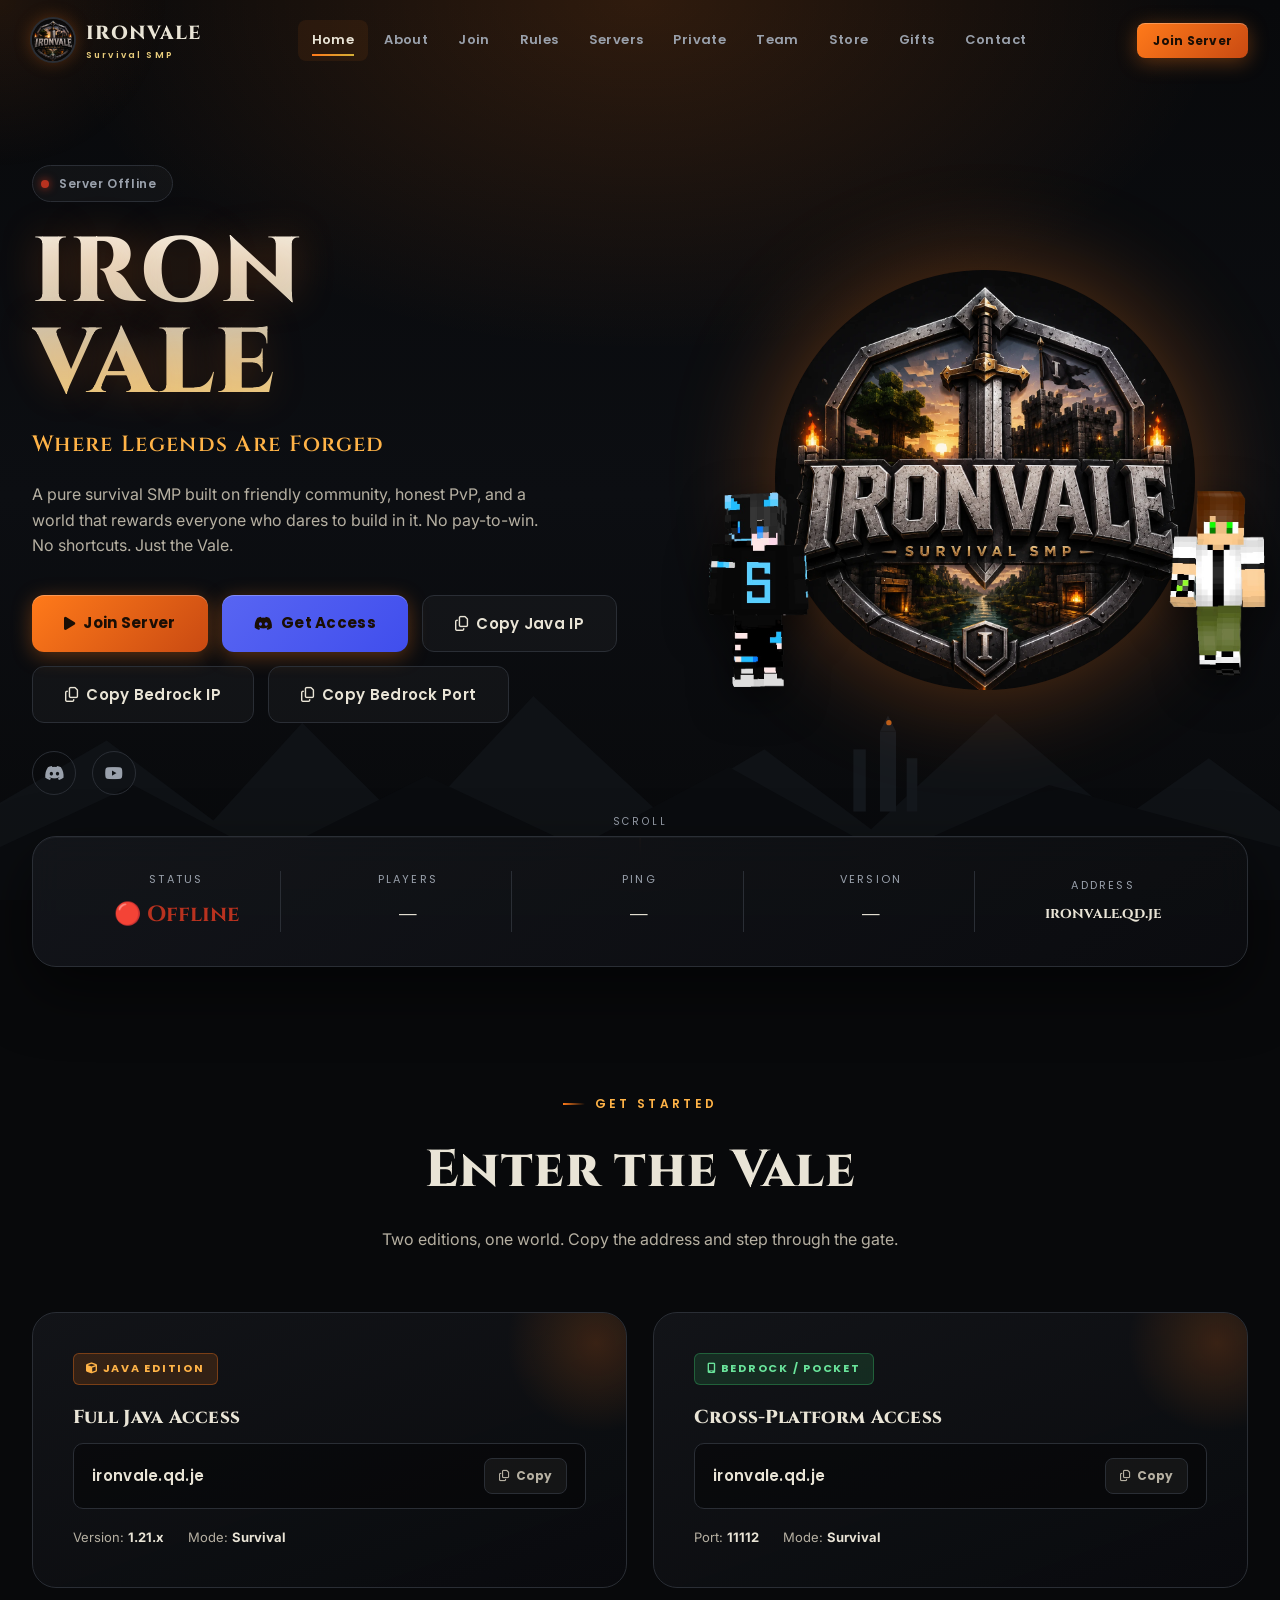
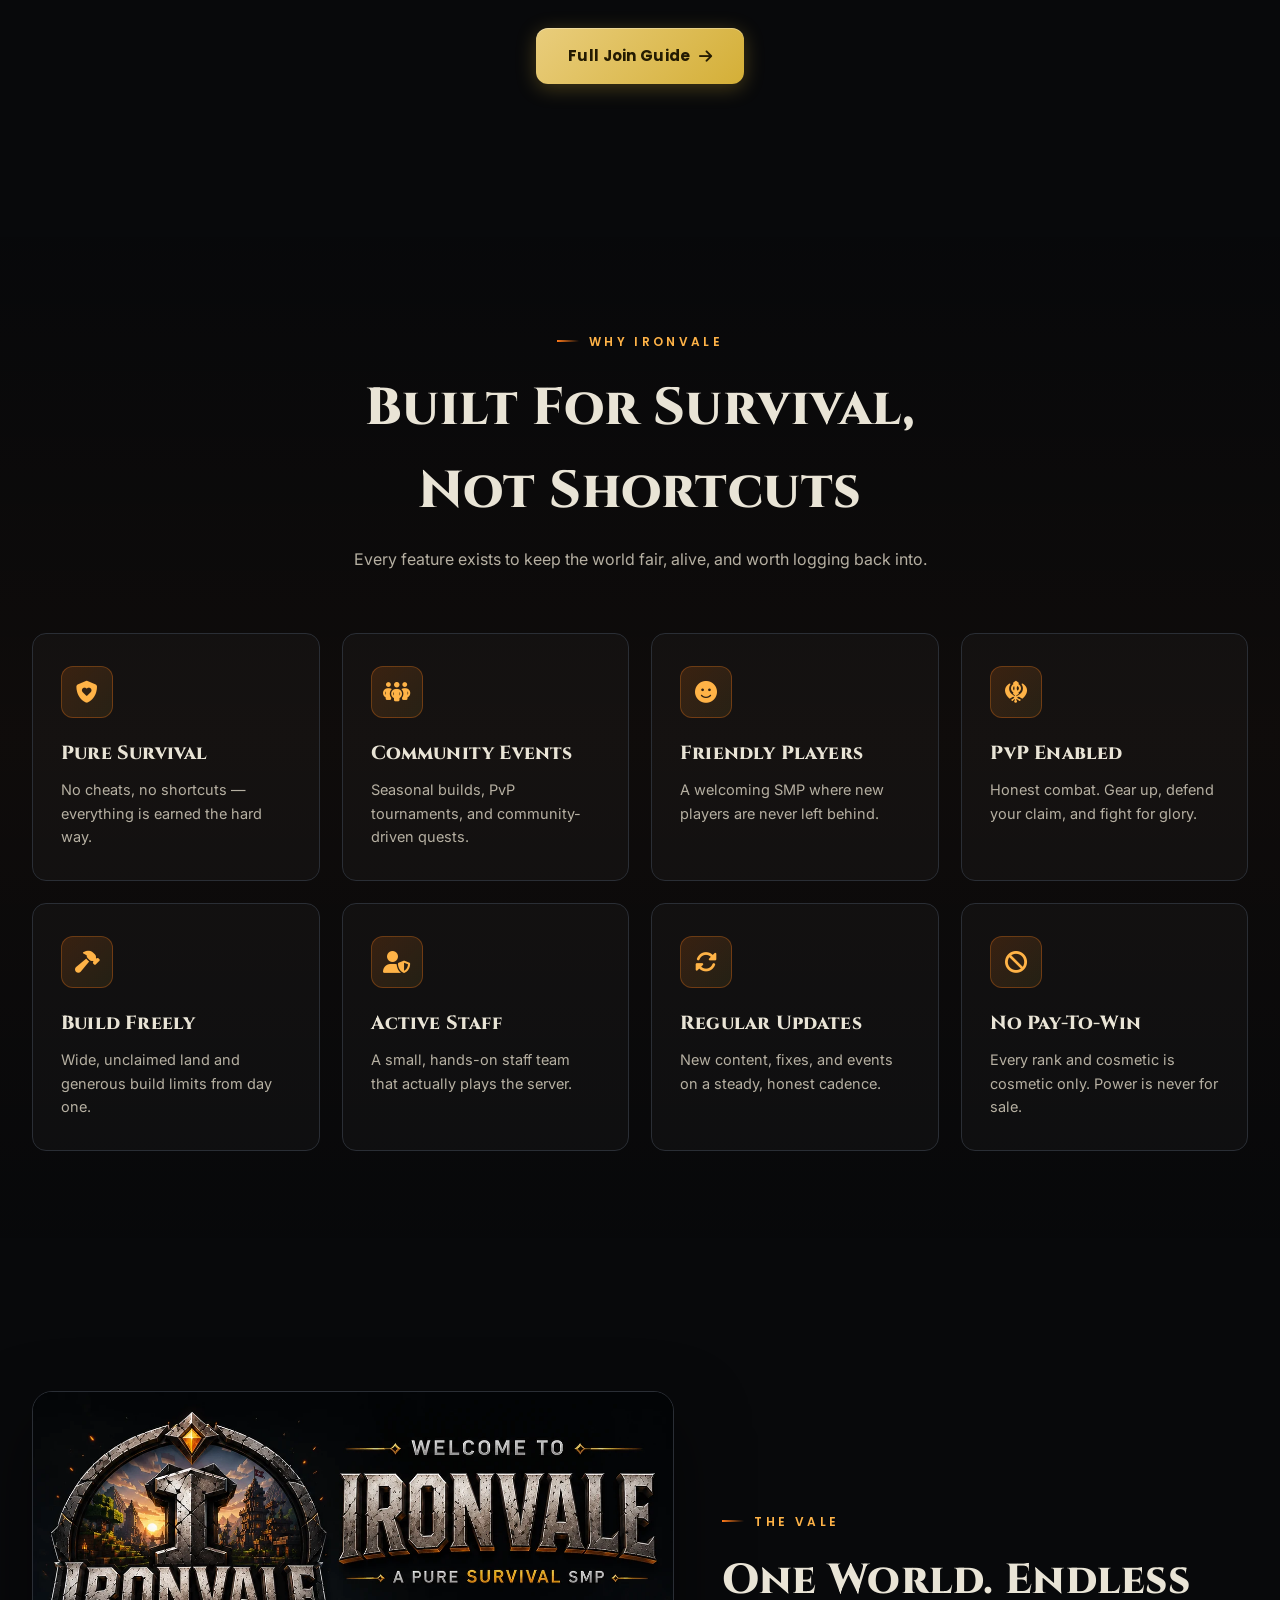
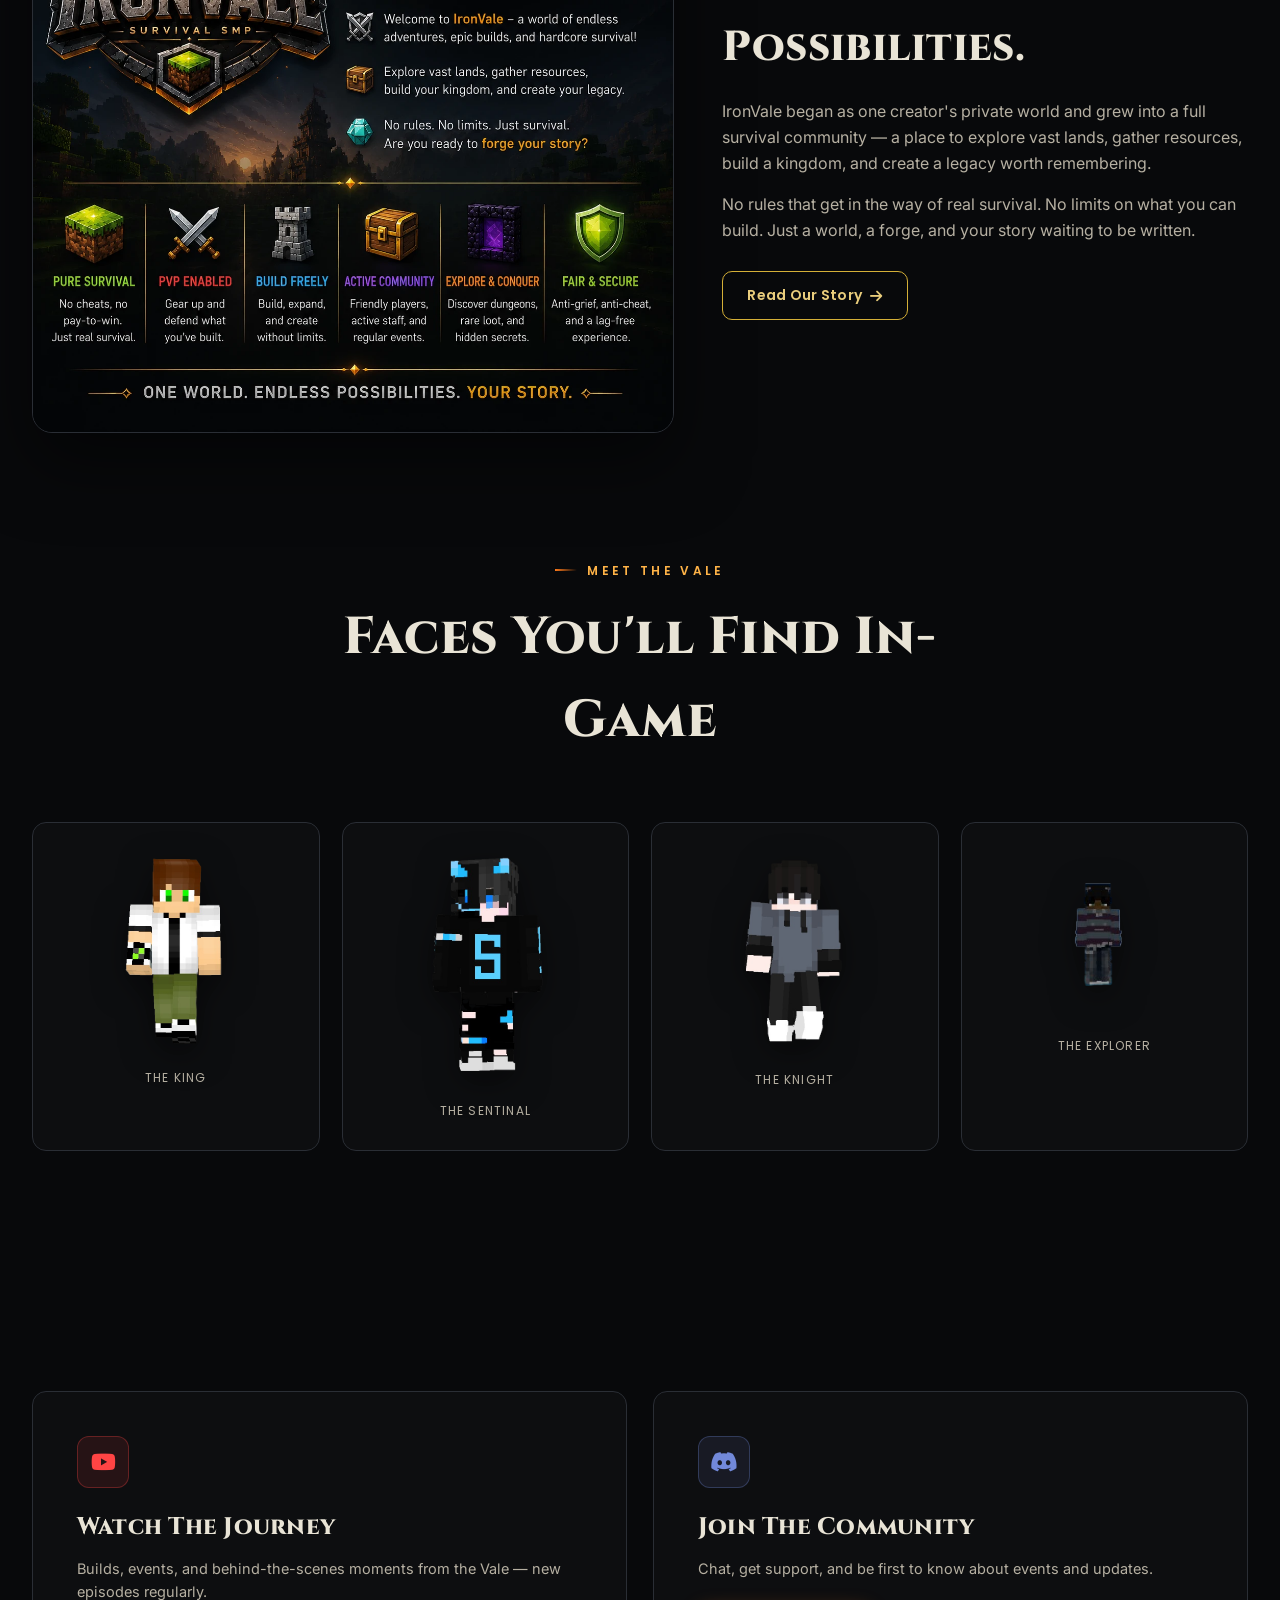
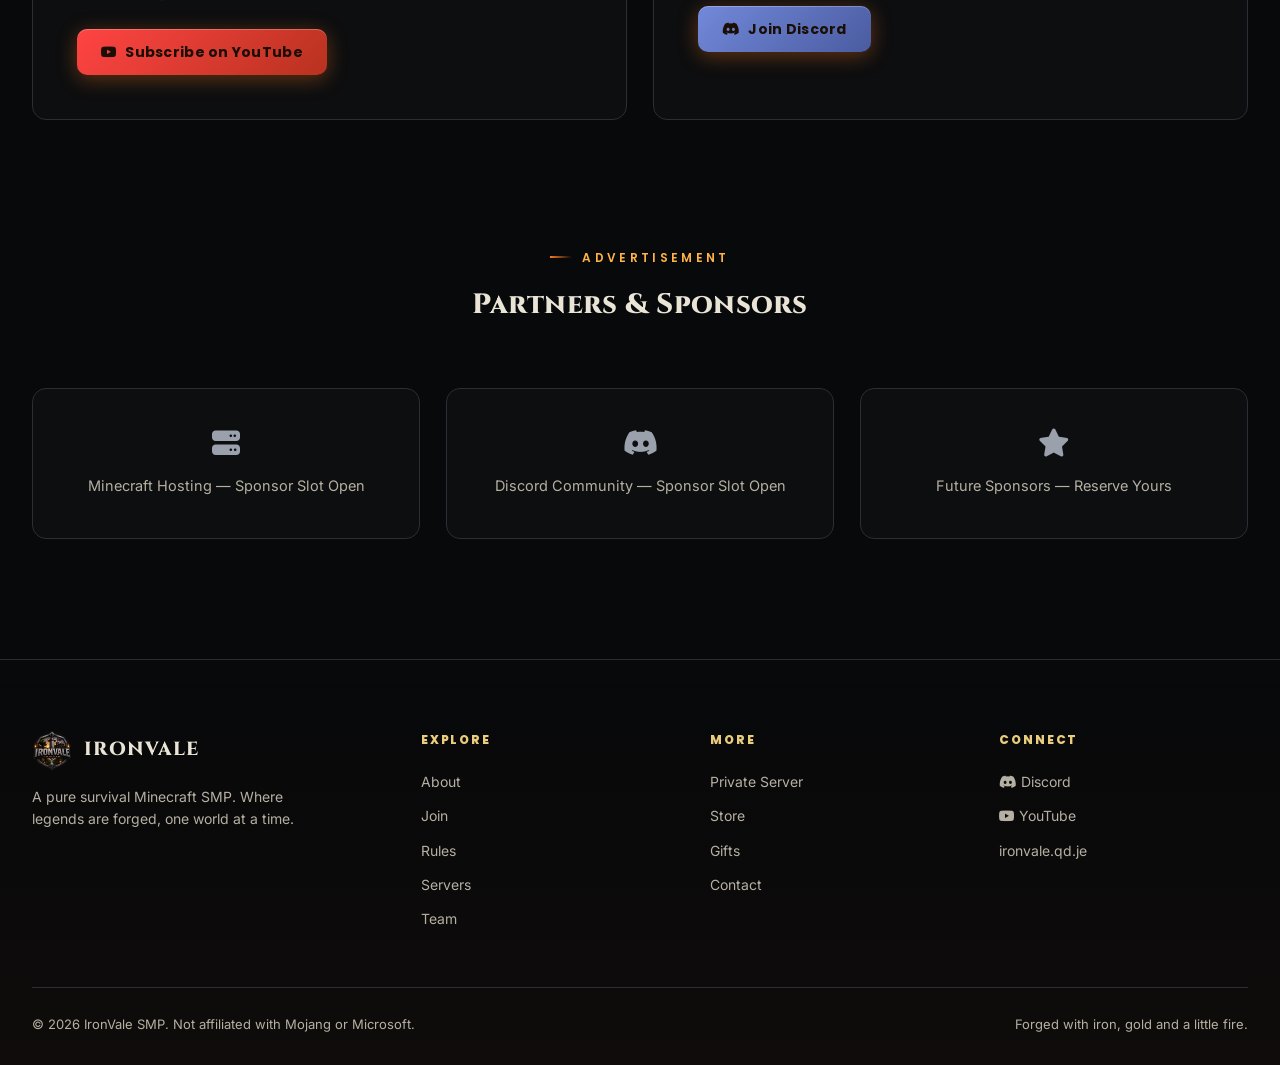
<file: index.html>
<!DOCTYPE html>
<html lang="en">
<head>
<meta charset="UTF-8">
<meta name="viewport" content="width=device-width, initial-scale=1.0">
<title>IronVale SMP — Where Legends Are Forged</title>
<meta name="description" content="IronVale is a premium Minecraft Survival SMP. Pure survival, no pay-to-win, active community. Join today.">
<link rel="icon" href="images/logo.webp">
<link rel="preconnect" href="https://fonts.googleapis.com">
<link rel="stylesheet" href="https://cdnjs.cloudflare.com/ajax/libs/font-awesome/6.5.1/css/all.min.css">
<link rel="stylesheet" href="css/style.css">
</head>
<body>

<!-- LOADER -->
<div id="loader">
  <div class="loader-seal"></div>
  <div class="loader-text">Forging the Vale…</div>
</div>

<div id="cursor-glow"></div>
<div class="embers"></div>
<div id="toast"></div>

<!-- NAVBAR -->
<header class="navbar">
  <div class="container nav-inner">
    <a href="index.html" class="brand">
      <img src="images/logo.webp" alt="IronVale logo">
      <span class="brand-text">IRONVALE<small>Survival SMP</small></span>
    </a>
    <nav class="nav-links">
      <a href="index.html">Home</a>
      <a href="about.html">About</a>
      <a href="join.html">Join</a>
      <a href="rules.html">Rules</a>
      <a href="servers.html">Servers</a>
      <a href="private-server.html">Private</a>
      <a href="team.html">Team</a>
      <a href="store.html">Store</a>
      <a href="gifts.html">Gifts</a>
      <a href="contact.html">Contact</a>
    </nav>
    <div class="nav-cta">
      <a href="join.html" class="btn btn-primary btn-sm">Join Server</a>
      <button class="nav-toggle" aria-label="Toggle menu"><span></span><span></span><span></span></button>
    </div>
  </div>
</header>

<div class="mobile-drawer">
  <a href="index.html">Home</a>
  <a href="about.html">About</a>
  <a href="join.html">Join</a>
  <a href="rules.html">Rules</a>
  <a href="servers.html">Servers</a>
  <a href="private-server.html">Private Server</a>
  <a href="team.html">Team</a>
  <a href="store.html">Store</a>
  <a href="gifts.html">Gifts</a>
  <a href="contact.html">Contact</a>
  <a href="join.html" class="btn btn-primary">Join Now</a>
</div>

<!-- HERO -->
<section class="hero">
  <div class="hero-bg">
    <svg viewBox="0 0 1440 320" preserveAspectRatio="none" xmlns="http://www.w3.org/2000/svg">
      <polygon points="0,320 0,210 120,140 240,230 340,120 460,240 600,90 740,220 860,150 980,240 1120,110 1260,230 1360,160 1440,220 1440,320" fill="#101317"/>
      <polygon points="0,320 0,260 150,190 300,270 480,180 650,260 820,170 1000,270 1180,190 1440,260 1440,320" fill="#0b0d10"/>
      <rect x="960" y="150" width="14" height="70" fill="#161a1f"/>
      <rect x="990" y="130" width="18" height="90" fill="#181c22"/>
      <rect x="1020" y="160" width="12" height="60" fill="#161a1f"/>
      <polygon points="990,130 999,112 1008,130" fill="#181c22"/>
      <circle cx="1000" cy="120" r="3" fill="#ff7a1a" opacity=".8"/>
    </svg>
  </div>

  <div class="container hero-grid">
    <div data-reveal="left">
      <div class="hero-badge">
        <span class="dot"></span>
        <span class="badge-text">Server Status: Live Panel</span>
      </div>
      <h1><span>IRON</span><span>VALE</span></h1>
      <div class="subtitle">Where Legends Are Forged</div>
      <p class="desc">A pure survival SMP built on friendly community, honest PvP, and a world that rewards everyone who dares to build in it. No pay-to-win. No shortcuts. Just the Vale.</p>

      <div class="hero-actions">
    <a href="join.html" class="btn btn-primary btn-lg">
        <i class="fa-solid fa-play"></i> Join Server
    </a>

    <a href="https://discord.gg/JyRH5re9E5"
       target="_blank"
       rel="noopener"
       class="btn btn-primary btn-lg"
       style="background:linear-gradient(135deg,#5865F2,#404EED);">
        <i class="fa-brands fa-discord"></i> Get Access
    </a>

    <button class="btn btn-ghost btn-lg" data-copy="ironvale.qd.je">
        <i class="fa-regular fa-copy"></i> Copy Java IP
    </button>

    <button class="btn btn-ghost btn-lg" data-copy="ironvale.qd.je">
        <i class="fa-regular fa-copy"></i> Copy Bedrock IP
    </button>

    <button class="btn btn-ghost btn-lg" data-copy="11112">
        <i class="fa-regular fa-copy"></i> Copy Bedrock Port
    </button>
</div>

      <div class="hero-links">
        <a class="icon-link" href="https://discord.gg/UvQsbSrSZM" target="_blank" rel="noopener" aria-label="Join Discord"><i class="fa-brands fa-discord"></i></a>
        <a class="icon-link" href="https://youtube.com/@benopxd?si=lnydO-GxLkHNXNi-" target="_blank" rel="noopener" aria-label="Watch on YouTube"><i class="fa-brands fa-youtube"></i></a>
      </div>
    </div>

    <div class="hero-visual" data-reveal="right">
      <img src="images/logo.webp" alt="IronVale forged seal" class="hero-seal">
      <img src="images/skin2-ben10.png" alt="IronVale mascot" class="mascot-float" style="width:120px; right:-6%; bottom:2%; animation-delay:.4s;">
      <img src="images/skin1.png" alt="IronVale player" class="mascot-float" style="width:110px; left:-4%; bottom:-2%; animation-delay:1.1s;">
    </div>
  </div>

  <div class="scroll-cue"><span>Scroll</span><span class="line"></span></div>
</section>

<!-- STATUS PANEL -->
<div class="container status-panel" data-reveal>
  <div class="status-card">
    <div class="status-item">
      <div class="status-label">Status</div>
      <div class="status-value" data-status="online">Daily at 2 PM</div>
    </div>
    <div class="status-item">
      <div class="status-label">Players</div>
      <div class="status-value" data-status="players">—</div>
    </div>
    <div class="status-item">
      <div class="status-label">Ping</div>
      <div class="status-value" data-status="ping">—</div>
    </div>
    <div class="status-item">
      <div class="status-label">Version</div>
      <div class="status-value" data-status="version">—</div>
    </div>
    <div class="status-item">
      <div class="status-label">Address</div>
      <div class="status-value" style="font-size:15px;" data-status="address">ironvale.qd.je</div>
    </div>
  </div>
</div>

<!-- JOIN PREVIEW -->
<section id="join">
  <div class="container">
    <div class="section-head" data-reveal>
      <div class="eyebrow" style="justify-content:center;">Get Started</div>
      <h2>Enter the Vale</h2>
      <p>Two editions, one world. Copy the address and step through the gate.</p>
    </div>

    <div class="grid-2">
      <div class="join-card" data-reveal="left">
        <span class="join-tag java"><i class="fa-solid fa-cube"></i> Java Edition</span>
        <h3>Full Java Access</h3>
        <div class="ip-row">
          <span class="ip-text">ironvale.qd.je</span>
          <button class="copy-btn" data-copy="ironvale.qd.je"><i class="fa-regular fa-copy"></i> Copy</button>
        </div>
        <div class="join-meta"><span>Version: <b>1.21.x</b></span><span>Mode: <b>Survival</b></span></div>
      </div>

      <div class="join-card" data-reveal="right">
        <span class="join-tag bedrock"><i class="fa-solid fa-mobile-screen"></i> Bedrock / Pocket</span>
        <h3>Cross-Platform Access</h3>
        <div class="ip-row">
          <span class="ip-text">ironvale.qd.je</span>
          <button class="copy-btn" data-copy="ironvale.qd.je"><i class="fa-regular fa-copy"></i> Copy</button>
        </div>
        <div class="join-meta"><span>Port: <b>11112</b></span><span>Mode: <b>Survival</b></span></div>
      </div>
    </div>

    <div class="text-center mt-40" data-reveal>
      <a href="join.html" class="btn btn-gold btn-lg">Full Join Guide <i class="fa-solid fa-arrow-right"></i></a>
    </div>
  </div>
</section>

<!-- FEATURES -->
<section id="features" style="background:linear-gradient(180deg, transparent, rgba(255,122,26,.03), transparent);">
  <div class="container">
    <div class="section-head" data-reveal>
      <div class="eyebrow" style="justify-content:center;">Why IronVale</div>
      <h2>Built For Survival, Not Shortcuts</h2>
      <p>Every feature exists to keep the world fair, alive, and worth logging back into.</p>
    </div>

    <div class="grid-4">
      <div class="card" data-reveal data-delay="0"><div class="card-icon"><i class="fa-solid fa-shield-heart"></i></div><h3>Pure Survival</h3><p>No cheats, no shortcuts — everything is earned the hard way.</p></div>
      <div class="card" data-reveal data-delay="80"><div class="card-icon"><i class="fa-solid fa-people-group"></i></div><h3>Community Events</h3><p>Seasonal builds, PvP tournaments, and community-driven quests.</p></div>
      <div class="card" data-reveal data-delay="160"><div class="card-icon"><i class="fa-solid fa-face-smile"></i></div><h3>Friendly Players</h3><p>A welcoming SMP where new players are never left behind.</p></div>
      <div class="card" data-reveal data-delay="240"><div class="card-icon"><i class="fa-solid fa-khanda"></i></div><h3>PvP Enabled</h3><p>Honest combat. Gear up, defend your claim, and fight for glory.</p></div>
      <div class="card" data-reveal data-delay="0"><div class="card-icon"><i class="fa-solid fa-hammer"></i></div><h3>Build Freely</h3><p>Wide, unclaimed land and generous build limits from day one.</p></div>
      <div class="card" data-reveal data-delay="80"><div class="card-icon"><i class="fa-solid fa-user-shield"></i></div><h3>Active Staff</h3><p>A small, hands-on staff team that actually plays the server.</p></div>
      <div class="card" data-reveal data-delay="160"><div class="card-icon"><i class="fa-solid fa-rotate"></i></div><h3>Regular Updates</h3><p>New content, fixes, and events on a steady, honest cadence.</p></div>
      <div class="card" data-reveal data-delay="240"><div class="card-icon"><i class="fa-solid fa-ban"></i></div><h3>No Pay-To-Win</h3><p>Every rank and cosmetic is cosmetic only. Power is never for sale.</p></div>
    </div>
  </div>
</section>

<!-- ABOUT PREVIEW -->
<section id="about">
  <div class="container hero-grid" style="align-items:center;">
    <div data-reveal="left">
      <img src="images/promo.webp" alt="IronVale promotional artwork" style="border-radius:20px; border:1px solid var(--steel-line); box-shadow:0 30px 70px rgba(0,0,0,.5);">
    </div>
    <div data-reveal="right">
      <div class="eyebrow">The Vale</div>
      <h2 style="font-size:clamp(28px,4vw,42px); margin-bottom:18px;">One World. Endless Possibilities.</h2>
      <p style="color:var(--parchment-dim); margin-bottom:16px;">IronVale began as one creator's private world and grew into a full survival community — a place to explore vast lands, gather resources, build a kingdom, and create a legacy worth remembering.</p>
      <p style="color:var(--parchment-dim); margin-bottom:28px;">No rules that get in the way of real survival. No limits on what you can build. Just a world, a forge, and your story waiting to be written.</p>
      <a href="about.html" class="btn btn-outline">Read Our Story <i class="fa-solid fa-arrow-right"></i></a>
    </div>
  </div>
</section>

<!-- MASCOTS ALIVE STRIP -->
<section style="padding-top:0;">
  <div class="container">
    <div class="section-head" data-reveal>
      <div class="eyebrow" style="justify-content:center;">Meet The Vale</div>
      <h2>Faces You'll Find In-Game</h2>
    </div>
    <div class="grid-4">
      <div class="card mascot-card" data-reveal><img src="images/skin2-ben10.png" alt="Mascot character"><span>The King</span></div>
      <div class="card mascot-card" data-reveal data-delay="80"><img src="images/skin1.png" alt="Player character"><span>The Sentinal</span></div>
      <div class="card mascot-card" data-reveal data-delay="160"><img src="images/skin3.png" alt="Player character"><span>The Knight</span></div>
      <div class="card mascot-card" data-reveal data-delay="240"><img src="images/skin4.png" alt="Player character"><span>The Explorer</span></div>
    </div>
  </div>
</section>

<!-- YOUTUBE + DISCORD -->
<section>
  <div class="container grid-2">
    <div class="card" data-reveal="left" style="padding:44px;">
      <div class="card-icon" style="color:#ff4444; border-color:rgba(255,68,68,.3); background:rgba(255,68,68,.1);"><i class="fa-brands fa-youtube"></i></div>
      <h3 style="font-size:24px; margin-bottom:10px;">Watch The Journey</h3>
      <p style="margin-bottom:26px;">Builds, events, and behind-the-scenes moments from the Vale — new episodes regularly.</p>
      <a href="https://youtube.com/@benopxd?si=lnydO-GxLkHNXNi-" target="_blank" rel="noopener" class="btn btn-primary" style="background:linear-gradient(135deg,#ff4444,#b8321f);">
        <i class="fa-brands fa-youtube"></i> Subscribe on YouTube
      </a>
    </div>
    <div class="card" data-reveal="right" style="padding:44px;">
      <div class="card-icon" style="color:#7289da; border-color:rgba(114,137,218,.3); background:rgba(114,137,218,.1);"><i class="fa-brands fa-discord"></i></div>
      <h3 style="font-size:24px; margin-bottom:10px;">Join The Community</h3>
      <p style="margin-bottom:26px;">Chat, get support, and be first to know about events and updates.</p>
      <a href="https://discord.gg/UvQsbSrSZM" target="_blank" rel="noopener" class="btn btn-primary" style="background:linear-gradient(135deg,#7289da,#4a5ba0);">
        <i class="fa-brands fa-discord"></i> Join Discord
      </a>
    </div>
  </div>
</section>

<!-- ADVERTISEMENT -->
<section style="padding-top:0;">
  <div class="container">
    <div class="section-head" data-reveal><div class="eyebrow" style="justify-content:center;">Advertisement</div><h2 style="font-size:28px;">Partners &amp; Sponsors</h2></div>
    <div class="grid-3">
      <div class="card text-center" data-reveal style="padding:40px 24px;"><i class="fa-solid fa-server" style="font-size:28px; color:var(--iron-light);"></i><p style="margin-top:14px;">Minecraft Hosting — Sponsor Slot Open</p></div>
      <div class="card text-center" data-reveal data-delay="80" style="padding:40px 24px;"><i class="fa-brands fa-discord" style="font-size:28px; color:var(--iron-light);"></i><p style="margin-top:14px;">Discord Community — Sponsor Slot Open</p></div>
      <div class="card text-center" data-reveal data-delay="160" style="padding:40px 24px;"><i class="fa-solid fa-star" style="font-size:28px; color:var(--iron-light);"></i><p style="margin-top:14px;">Future Sponsors — Reserve Yours</p></div>
    </div>
  </div>
</section>

<!-- FOOTER -->
<footer>
  <div class="container">
    <div class="footer-grid">
      <div>
        <div class="footer-brand">
          <img src="images/logo.webp" alt="IronVale logo">
          <span class="brand-text">IRONVALE</span>
        </div>
        <p style="color:var(--parchment-dim); font-size:14px; max-width:280px;">A pure survival Minecraft SMP. Where legends are forged, one world at a time.</p>
      </div>
      <div class="footer-col">
        <h4>Explore</h4>
        <a href="about.html">About</a>
        <a href="join.html">Join</a>
        <a href="rules.html">Rules</a>
        <a href="servers.html">Servers</a>
        <a href="team.html">Team</a>
      </div>
      <div class="footer-col">
        <h4>More</h4>
        <a href="private-server.html">Private Server</a>
        <a href="store.html">Store</a>
        <a href="gifts.html">Gifts</a>
        <a href="contact.html">Contact</a>
      </div>
      <div class="footer-col">
        <h4>Connect</h4>
        <a href="https://discord.gg/UvQsbSrSZM" target="_blank" rel="noopener"><i class="fa-brands fa-discord"></i> Discord</a>
        <a href="https://youtube.com/@benopxd?si=lnydO-GxLkHNXNi-" target="_blank" rel="noopener"><i class="fa-brands fa-youtube"></i> YouTube</a>
        <a href="join.html">ironvale.qd.je</a>
      </div>
    </div>
    <div class="footer-bottom">
      <span>© 2026 IronVale SMP. Not affiliated with Mojang or Microsoft.</span>
      <span>Forged with iron, gold and a little fire.</span>
    </div>
  </div>
</footer>

<script src="js/main.js"></script>
</body>
</html>
</file>
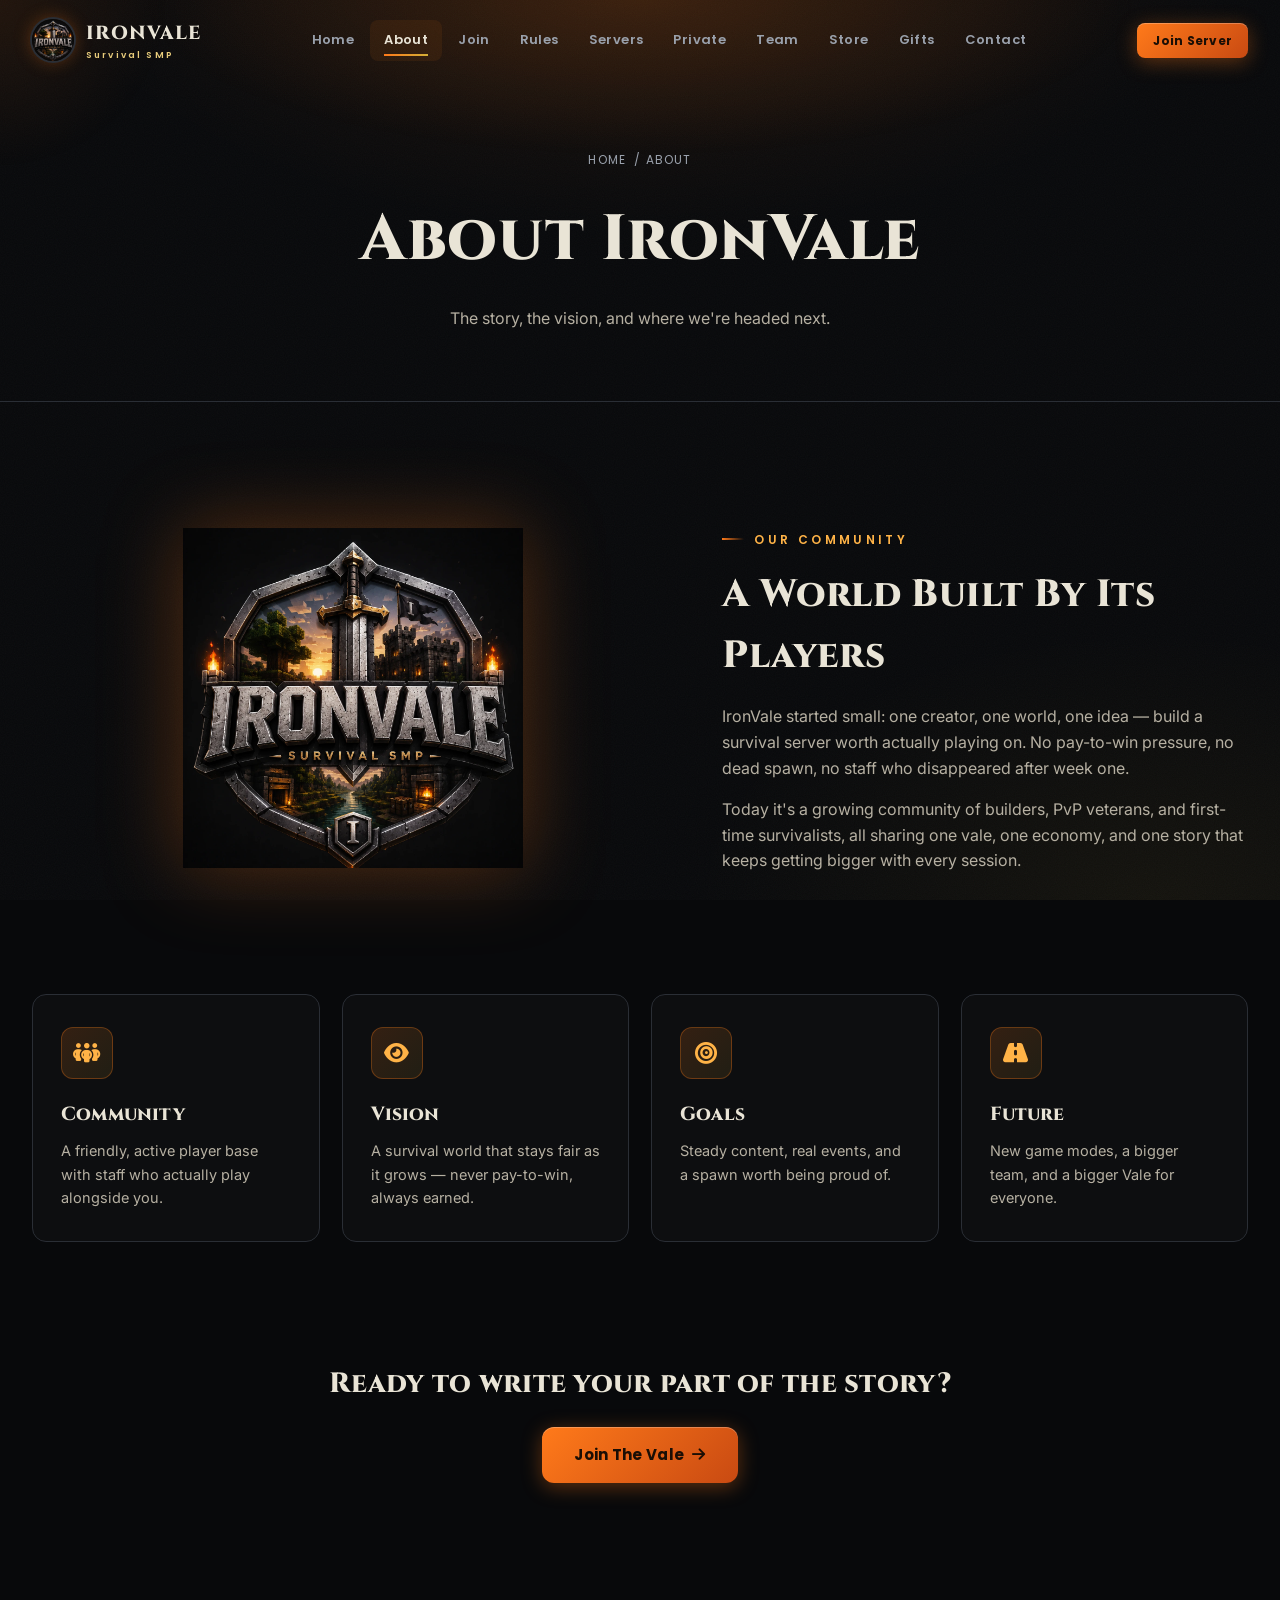
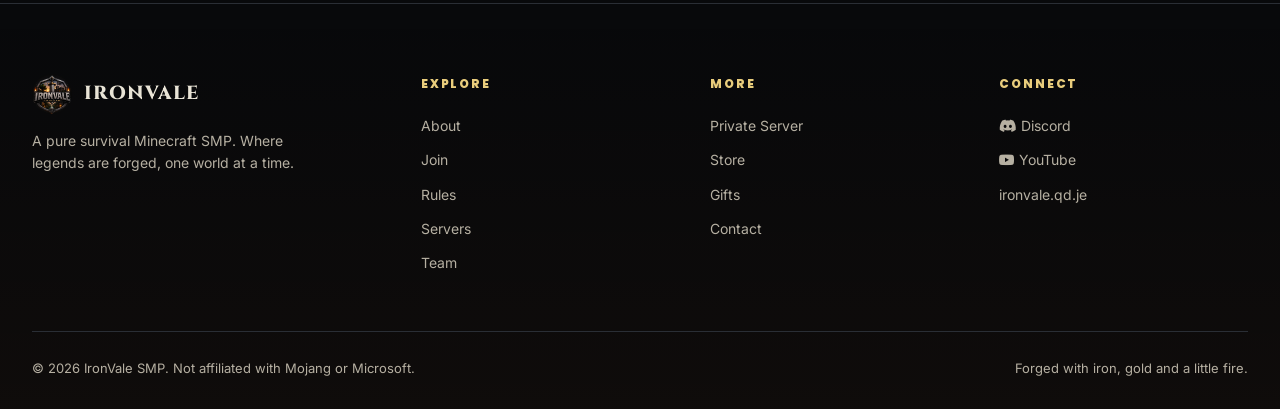
<file: about.html>
<!DOCTYPE html>
<html lang="en">
<head>
<meta charset="UTF-8">
<meta name="viewport" content="width=device-width, initial-scale=1.0">
<title>About — IronVale SMP</title>
<link rel="icon" href="images/logo.webp">
<link rel="stylesheet" href="https://cdnjs.cloudflare.com/ajax/libs/font-awesome/6.5.1/css/all.min.css">
<link rel="stylesheet" href="css/style.css">
</head>
<body>
<div id="loader"><div class="loader-seal"></div><div class="loader-text">Forging the Vale…</div></div>
<div id="cursor-glow"></div><div class="embers"></div><div id="toast"></div>

<header class="navbar"><div class="container nav-inner">
  <a href="index.html" class="brand"><img src="images/logo.webp" alt="IronVale logo"><span class="brand-text">IRONVALE<small>Survival SMP</small></span></a>
  <nav class="nav-links">
    <a href="index.html">Home</a><a href="about.html" class="active">About</a><a href="join.html">Join</a><a href="rules.html">Rules</a>
    <a href="servers.html">Servers</a><a href="private-server.html">Private</a><a href="team.html">Team</a><a href="store.html">Store</a><a href="gifts.html">Gifts</a><a href="contact.html">Contact</a>
  </nav>
  <div class="nav-cta"><a href="join.html" class="btn btn-primary btn-sm">Join Server</a><button class="nav-toggle" aria-label="Toggle menu"><span></span><span></span><span></span></button></div>
</div></header>

<div class="mobile-drawer">
  <a href="index.html">Home</a><a href="about.html" class="active">About</a><a href="join.html">Join</a><a href="rules.html">Rules</a>
  <a href="servers.html">Servers</a><a href="private-server.html">Private Server</a><a href="team.html">Team</a><a href="store.html">Store</a><a href="gifts.html">Gifts</a><a href="contact.html">Contact</a>
  <a href="join.html" class="btn btn-primary">Join Now</a>
</div>

<div class="page-header">
  <div class="container">
    <div class="breadcrumb"><a href="index.html">Home</a> / About</div>
    <h1>About IronVale</h1>
    <p>The story, the vision, and where we're headed next.</p>
  </div>
</div>

<section>
  <div class="container hero-grid" style="align-items:center;">
    <div data-reveal="left">
      <img src="images/logo.webp" alt="IronVale seal" style="max-width:340px; margin:0 auto; filter:drop-shadow(0 0 40px rgba(255,122,26,.3));">
    </div>
    <div data-reveal="right">
      <div class="eyebrow">Our Community</div>
      <h2 style="font-size:clamp(26px,3.6vw,38px); margin-bottom:18px;">A World Built By Its Players</h2>
      <p style="color:var(--parchment-dim); margin-bottom:16px;">IronVale started small: one creator, one world, one idea — build a survival server worth actually playing on. No pay-to-win pressure, no dead spawn, no staff who disappeared after week one.</p>
      <p style="color:var(--parchment-dim);">Today it's a growing community of builders, PvP veterans, and first-time survivalists, all sharing one vale, one economy, and one story that keeps getting bigger with every session.</p>
    </div>
  </div>
</section>

<section style="padding-top:0;">
  <div class="container grid-4">
    <div class="card" data-reveal><div class="card-icon"><i class="fa-solid fa-people-group"></i></div><h3>Community</h3><p>A friendly, active player base with staff who actually play alongside you.</p></div>
    <div class="card" data-reveal data-delay="80"><div class="card-icon"><i class="fa-solid fa-eye"></i></div><h3>Vision</h3><p>A survival world that stays fair as it grows — never pay-to-win, always earned.</p></div>
    <div class="card" data-reveal data-delay="160"><div class="card-icon"><i class="fa-solid fa-bullseye"></i></div><h3>Goals</h3><p>Steady content, real events, and a spawn worth being proud of.</p></div>
    <div class="card" data-reveal data-delay="240"><div class="card-icon"><i class="fa-solid fa-road"></i></div><h3>Future</h3><p>New game modes, a bigger team, and a bigger Vale for everyone.</p></div>
  </div>
</section>

<section style="padding-top:0;">
  <div class="container text-center" data-reveal>
    <h2 style="font-size:28px; margin-bottom:20px;">Ready to write your part of the story?</h2>
    <a href="join.html" class="btn btn-primary btn-lg">Join The Vale <i class="fa-solid fa-arrow-right"></i></a>
  </div>
</section>

<footer><div class="container">
  <div class="footer-grid">
    <div><div class="footer-brand"><img src="images/logo.webp" alt="IronVale logo"><span class="brand-text">IRONVALE</span></div><p style="color:var(--parchment-dim); font-size:14px; max-width:280px;">A pure survival Minecraft SMP. Where legends are forged, one world at a time.</p></div>
    <div class="footer-col"><h4>Explore</h4><a href="about.html">About</a><a href="join.html">Join</a><a href="rules.html">Rules</a><a href="servers.html">Servers</a><a href="team.html">Team</a></div>
    <div class="footer-col"><h4>More</h4><a href="private-server.html">Private Server</a><a href="store.html">Store</a><a href="gifts.html">Gifts</a><a href="contact.html">Contact</a></div>
    <div class="footer-col"><h4>Connect</h4><a href="https://discord.gg/UvQsbSrSZM" target="_blank" rel="noopener"><i class="fa-brands fa-discord"></i> Discord</a><a href="https://youtube.com/@benopxd?si=lnydO-GxLkHNXNi-" target="_blank" rel="noopener"><i class="fa-brands fa-youtube"></i> YouTube</a><a href="join.html">ironvale.qd.je</a></div>
  </div>
  <div class="footer-bottom"><span>© 2026 IronVale SMP. Not affiliated with Mojang or Microsoft.</span><span>Forged with iron, gold and a little fire.</span></div>
</div></footer>

<script src="js/main.js"></script>
</body>
</html>
</file>
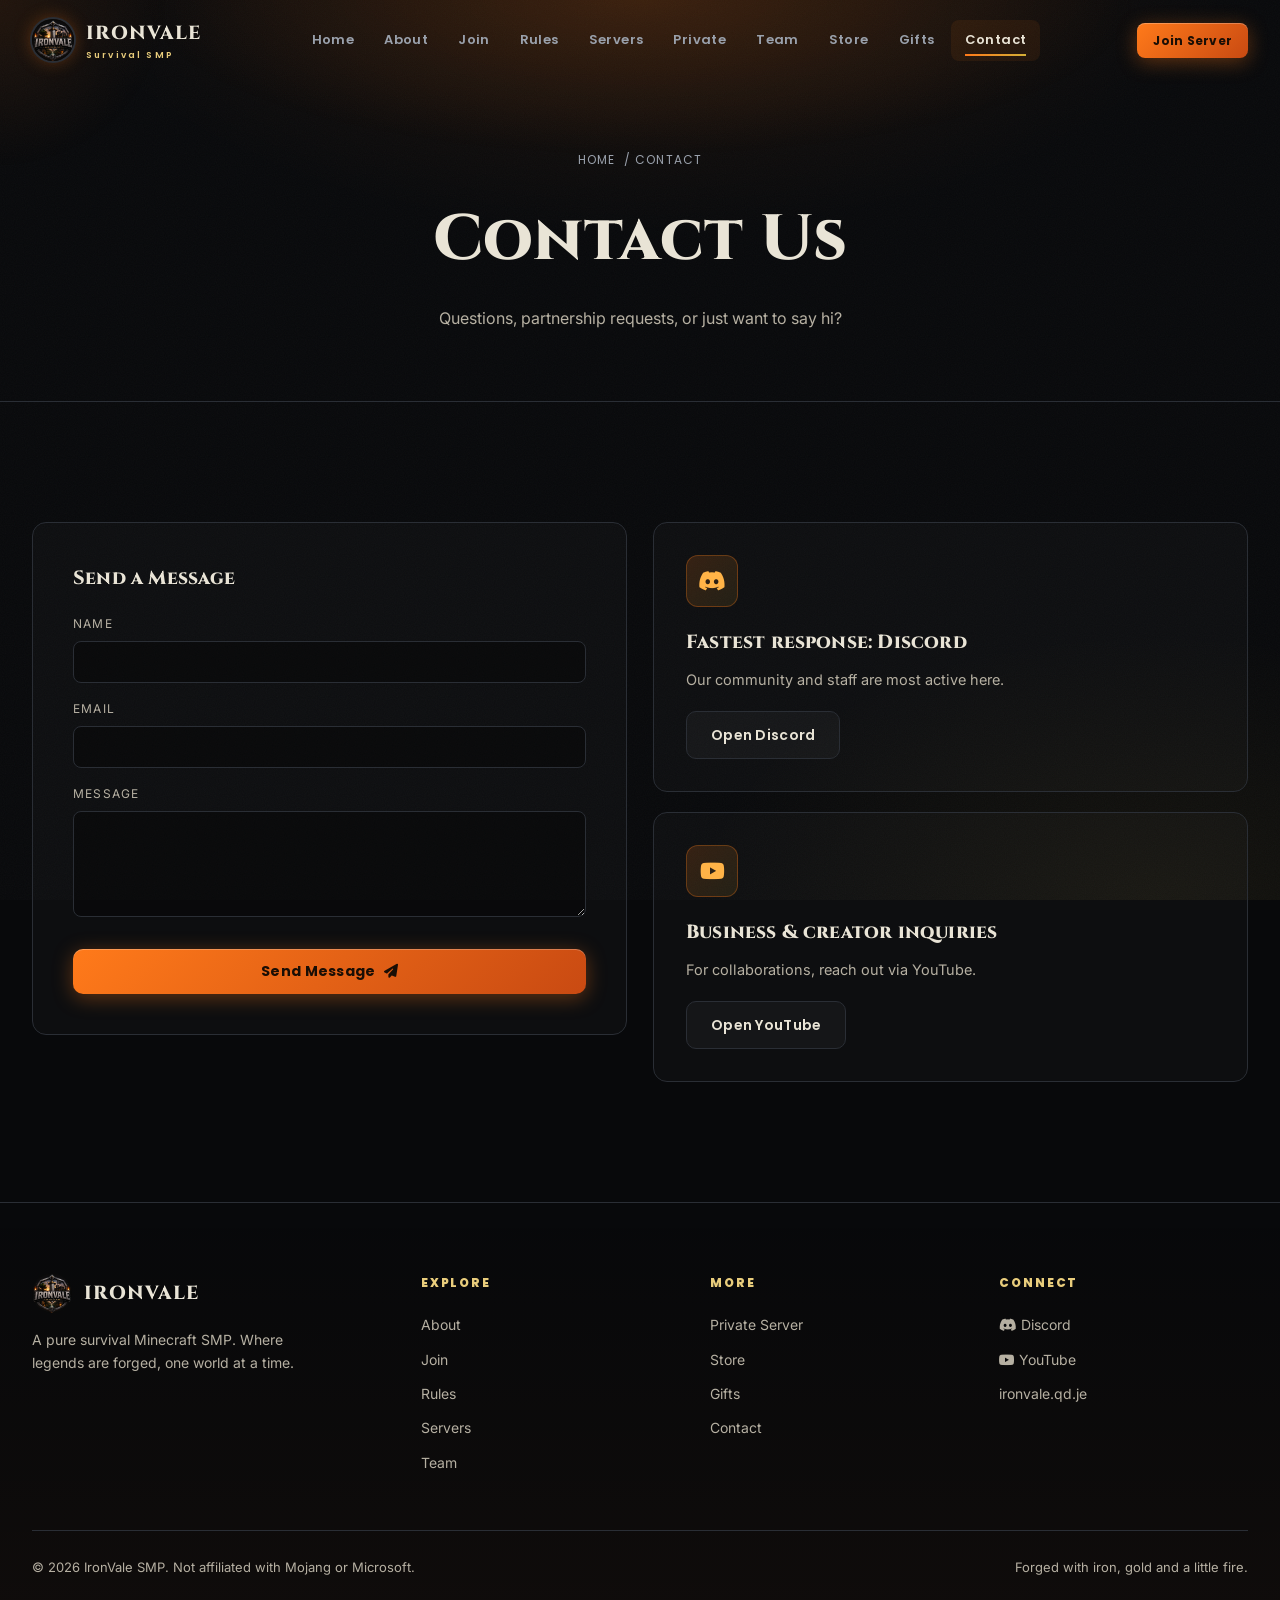
<file: contact.html>
<!DOCTYPE html>
<html lang="en">
<head>
<meta charset="UTF-8">
<meta name="viewport" content="width=device-width, initial-scale=1.0">
<title>Contact — IronVale SMP</title>
<link rel="icon" href="images/logo.webp">
<link rel="stylesheet" href="https://cdnjs.cloudflare.com/ajax/libs/font-awesome/6.5.1/css/all.min.css">
<link rel="stylesheet" href="css/style.css">
</head>
<body>
<div id="loader"><div class="loader-seal"></div><div class="loader-text">Forging the Vale…</div></div>
<div id="cursor-glow"></div><div class="embers"></div><div id="toast"></div>

<header class="navbar"><div class="container nav-inner">
  <a href="index.html" class="brand"><img src="images/logo.webp" alt="IronVale logo"><span class="brand-text">IRONVALE<small>Survival SMP</small></span></a>
  <nav class="nav-links">
    <a href="index.html">Home</a>
    <a href="about.html">About</a>
    <a href="join.html">Join</a>
    <a href="rules.html">Rules</a>
    <a href="servers.html">Servers</a>
    <a href="private-server.html">Private</a>
    <a href="team.html">Team</a>
    <a href="store.html">Store</a>
    <a href="gifts.html">Gifts</a>
    <a href="contact.html" class="active">Contact</a>
  </nav>
  <div class="nav-cta"><a href="join.html" class="btn btn-primary btn-sm">Join Server</a><button class="nav-toggle" aria-label="Toggle menu"><span></span><span></span><span></span></button></div>
</div></header>

<div class="mobile-drawer">
  <a href="index.html">Home</a>
  <a href="about.html">About</a>
  <a href="join.html">Join</a>
  <a href="rules.html">Rules</a>
  <a href="servers.html">Servers</a>
  <a href="private-server.html">Private Server</a>
  <a href="team.html">Team</a>
  <a href="store.html">Store</a>
  <a href="gifts.html">Gifts</a>
  <a href="contact.html" class="active">Contact</a>
  <a href="join.html" class="btn btn-primary">Join Now</a>
</div>

<div class="page-header">
  <div class="container">
    <div class="breadcrumb"><a href="index.html">Home</a> / Contact</div>
    <h1>Contact Us</h1>
    <p>Questions, partnership requests, or just want to say hi?</p>
  </div>
</div>
<section>
  <div class="container grid-2" style="align-items:flex-start;">
    <div class="card" data-reveal="left" style="padding:40px;">
      <h3 style="margin-bottom:20px;">Send a Message</h3>
      <form id="contact-form" onsubmit="handleContact(event)">
        <div style="margin-bottom:16px;">
          <label style="display:block; font-size:12px; letter-spacing:.1em; text-transform:uppercase; color:var(--parchment-dim); margin-bottom:8px;">Name</label>
          <input required type="text" name="name" style="width:100%; padding:12px 14px; background:rgba(0,0,0,.35); border:1px solid var(--steel-line); border-radius:8px; color:var(--parchment); font-family:var(--font-body);">
        </div>
        <div style="margin-bottom:16px;">
          <label style="display:block; font-size:12px; letter-spacing:.1em; text-transform:uppercase; color:var(--parchment-dim); margin-bottom:8px;">Email</label>
          <input required type="email" name="email" style="width:100%; padding:12px 14px; background:rgba(0,0,0,.35); border:1px solid var(--steel-line); border-radius:8px; color:var(--parchment); font-family:var(--font-body);">
        </div>
        <div style="margin-bottom:24px;">
          <label style="display:block; font-size:12px; letter-spacing:.1em; text-transform:uppercase; color:var(--parchment-dim); margin-bottom:8px;">Message</label>
          <textarea required name="message" rows="5" style="width:100%; padding:12px 14px; background:rgba(0,0,0,.35); border:1px solid var(--steel-line); border-radius:8px; color:var(--parchment); font-family:var(--font-body); resize:vertical;"></textarea>
        </div>
        <button type="submit" class="btn btn-primary btn-block">Send Message <i class="fa-solid fa-paper-plane"></i></button>
      </form>
    </div>
    <div data-reveal="right">
      <div class="card" style="padding:32px; margin-bottom:20px;">
        <div class="card-icon"><i class="fa-brands fa-discord"></i></div>
        <h3>Fastest response: Discord</h3>
        <p style="margin-bottom:20px;">Our community and staff are most active here.</p>
        <a href="https://discord.gg/UvQsbSrSZM" target="_blank" rel="noopener" class="btn btn-ghost">Open Discord</a>
      </div>
      <div class="card" style="padding:32px;">
        <div class="card-icon"><i class="fa-brands fa-youtube"></i></div>
        <h3>Business &amp; creator inquiries</h3>
        <p style="margin-bottom:20px;">For collaborations, reach out via YouTube.</p>
        <a href="https://youtube.com/@benopxd?si=lnydO-GxLkHNXNi-" target="_blank" rel="noopener" class="btn btn-ghost">Open YouTube</a>
      </div>
    </div>
  </div>
</section>
<script>
function handleContact(e){
  e.preventDefault();
  showToast('Message ready — connect a backend or email service to send it.');
  e.target.reset();
}
</script>

<footer><div class="container">
  <div class="footer-grid">
    <div><div class="footer-brand"><img src="images/logo.webp" alt="IronVale logo"><span class="brand-text">IRONVALE</span></div><p style="color:var(--parchment-dim); font-size:14px; max-width:280px;">A pure survival Minecraft SMP. Where legends are forged, one world at a time.</p></div>
    <div class="footer-col"><h4>Explore</h4><a href="about.html">About</a><a href="join.html">Join</a><a href="rules.html">Rules</a><a href="servers.html">Servers</a><a href="team.html">Team</a></div>
    <div class="footer-col"><h4>More</h4><a href="private-server.html">Private Server</a><a href="store.html">Store</a><a href="gifts.html">Gifts</a><a href="contact.html">Contact</a></div>
    <div class="footer-col"><h4>Connect</h4><a href="https://discord.gg/UvQsbSrSZM" target="_blank" rel="noopener"><i class="fa-brands fa-discord"></i> Discord</a><a href="https://youtube.com/@benopxd?si=lnydO-GxLkHNXNi-" target="_blank" rel="noopener"><i class="fa-brands fa-youtube"></i> YouTube</a><a href="join.html">ironvale.qd.je</a></div>
  </div>
  <div class="footer-bottom"><span>© 2026 IronVale SMP. Not affiliated with Mojang or Microsoft.</span><span>Forged with iron, gold and a little fire.</span></div>
</div></footer>

<script src="js/main.js"></script>
</body>
</html>
</file>
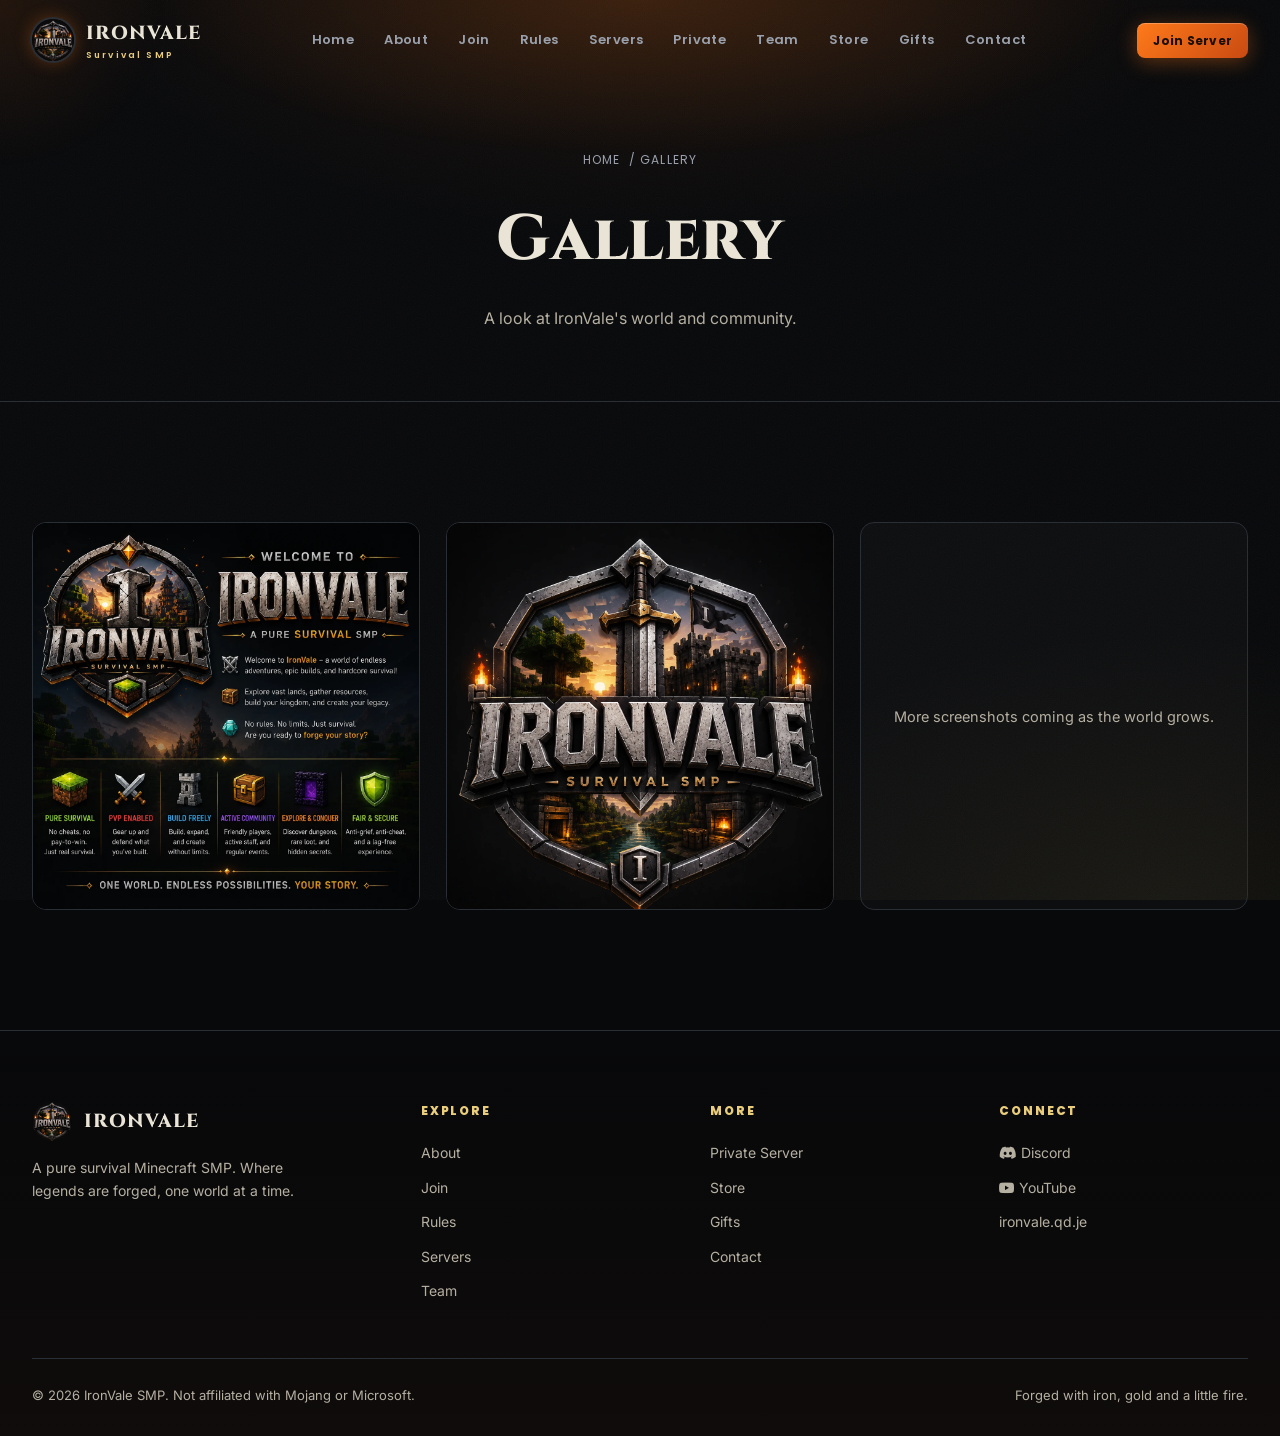
<file: gallery.html>
<!DOCTYPE html>
<html lang="en">
<head>
<meta charset="UTF-8">
<meta name="viewport" content="width=device-width, initial-scale=1.0">
<title>Gallery — IronVale SMP</title>
<link rel="icon" href="images/logo.webp">
<link rel="stylesheet" href="https://cdnjs.cloudflare.com/ajax/libs/font-awesome/6.5.1/css/all.min.css">
<link rel="stylesheet" href="css/style.css">
</head>
<body>
<div id="loader"><div class="loader-seal"></div><div class="loader-text">Forging the Vale…</div></div>
<div id="cursor-glow"></div><div class="embers"></div><div id="toast"></div>

<header class="navbar"><div class="container nav-inner">
  <a href="index.html" class="brand"><img src="images/logo.webp" alt="IronVale logo"><span class="brand-text">IRONVALE<small>Survival SMP</small></span></a>
  <nav class="nav-links">
    <a href="index.html">Home</a>
    <a href="about.html">About</a>
    <a href="join.html">Join</a>
    <a href="rules.html">Rules</a>
    <a href="servers.html">Servers</a>
    <a href="private-server.html">Private</a>
    <a href="team.html">Team</a>
    <a href="store.html">Store</a>
    <a href="gifts.html">Gifts</a>
    <a href="contact.html">Contact</a>
  </nav>
  <div class="nav-cta"><a href="join.html" class="btn btn-primary btn-sm">Join Server</a><button class="nav-toggle" aria-label="Toggle menu"><span></span><span></span><span></span></button></div>
</div></header>

<div class="mobile-drawer">
  <a href="index.html">Home</a>
  <a href="about.html">About</a>
  <a href="join.html">Join</a>
  <a href="rules.html">Rules</a>
  <a href="servers.html">Servers</a>
  <a href="private-server.html">Private Server</a>
  <a href="team.html">Team</a>
  <a href="store.html">Store</a>
  <a href="gifts.html">Gifts</a>
  <a href="contact.html">Contact</a>
  <a href="join.html" class="btn btn-primary">Join Now</a>
</div>

<div class="page-header">
  <div class="container">
    <div class="breadcrumb"><a href="index.html">Home</a> / Gallery</div>
    <h1>Gallery</h1>
    <p>A look at IronVale's world and community.</p>
  </div>
</div>
<section>
  <div class="container grid-3">
    <div class="card" data-reveal style="padding:0; overflow:hidden;"><img src="images/promo.webp" alt="IronVale promotional artwork"></div>
    <div class="card" data-reveal data-delay="80" style="padding:0; overflow:hidden;"><img src="images/logo.webp" alt="IronVale seal"></div>
    <div class="card text-center" data-reveal data-delay="160" style="display:flex; align-items:center; justify-content:center; min-height:220px;"><p style="color:var(--parchment-dim);">More screenshots coming as the world grows.</p></div>
  </div>
</section>

<footer><div class="container">
  <div class="footer-grid">
    <div><div class="footer-brand"><img src="images/logo.webp" alt="IronVale logo"><span class="brand-text">IRONVALE</span></div><p style="color:var(--parchment-dim); font-size:14px; max-width:280px;">A pure survival Minecraft SMP. Where legends are forged, one world at a time.</p></div>
    <div class="footer-col"><h4>Explore</h4><a href="about.html">About</a><a href="join.html">Join</a><a href="rules.html">Rules</a><a href="servers.html">Servers</a><a href="team.html">Team</a></div>
    <div class="footer-col"><h4>More</h4><a href="private-server.html">Private Server</a><a href="store.html">Store</a><a href="gifts.html">Gifts</a><a href="contact.html">Contact</a></div>
    <div class="footer-col"><h4>Connect</h4><a href="https://discord.gg/UvQsbSrSZM" target="_blank" rel="noopener"><i class="fa-brands fa-discord"></i> Discord</a><a href="https://youtube.com/@benopxd?si=lnydO-GxLkHNXNi-" target="_blank" rel="noopener"><i class="fa-brands fa-youtube"></i> YouTube</a><a href="join.html">ironvale.qd.je</a></div>
  </div>
  <div class="footer-bottom"><span>© 2026 IronVale SMP. Not affiliated with Mojang or Microsoft.</span><span>Forged with iron, gold and a little fire.</span></div>
</div></footer>

<script src="js/main.js"></script>
</body>
</html>
</file>
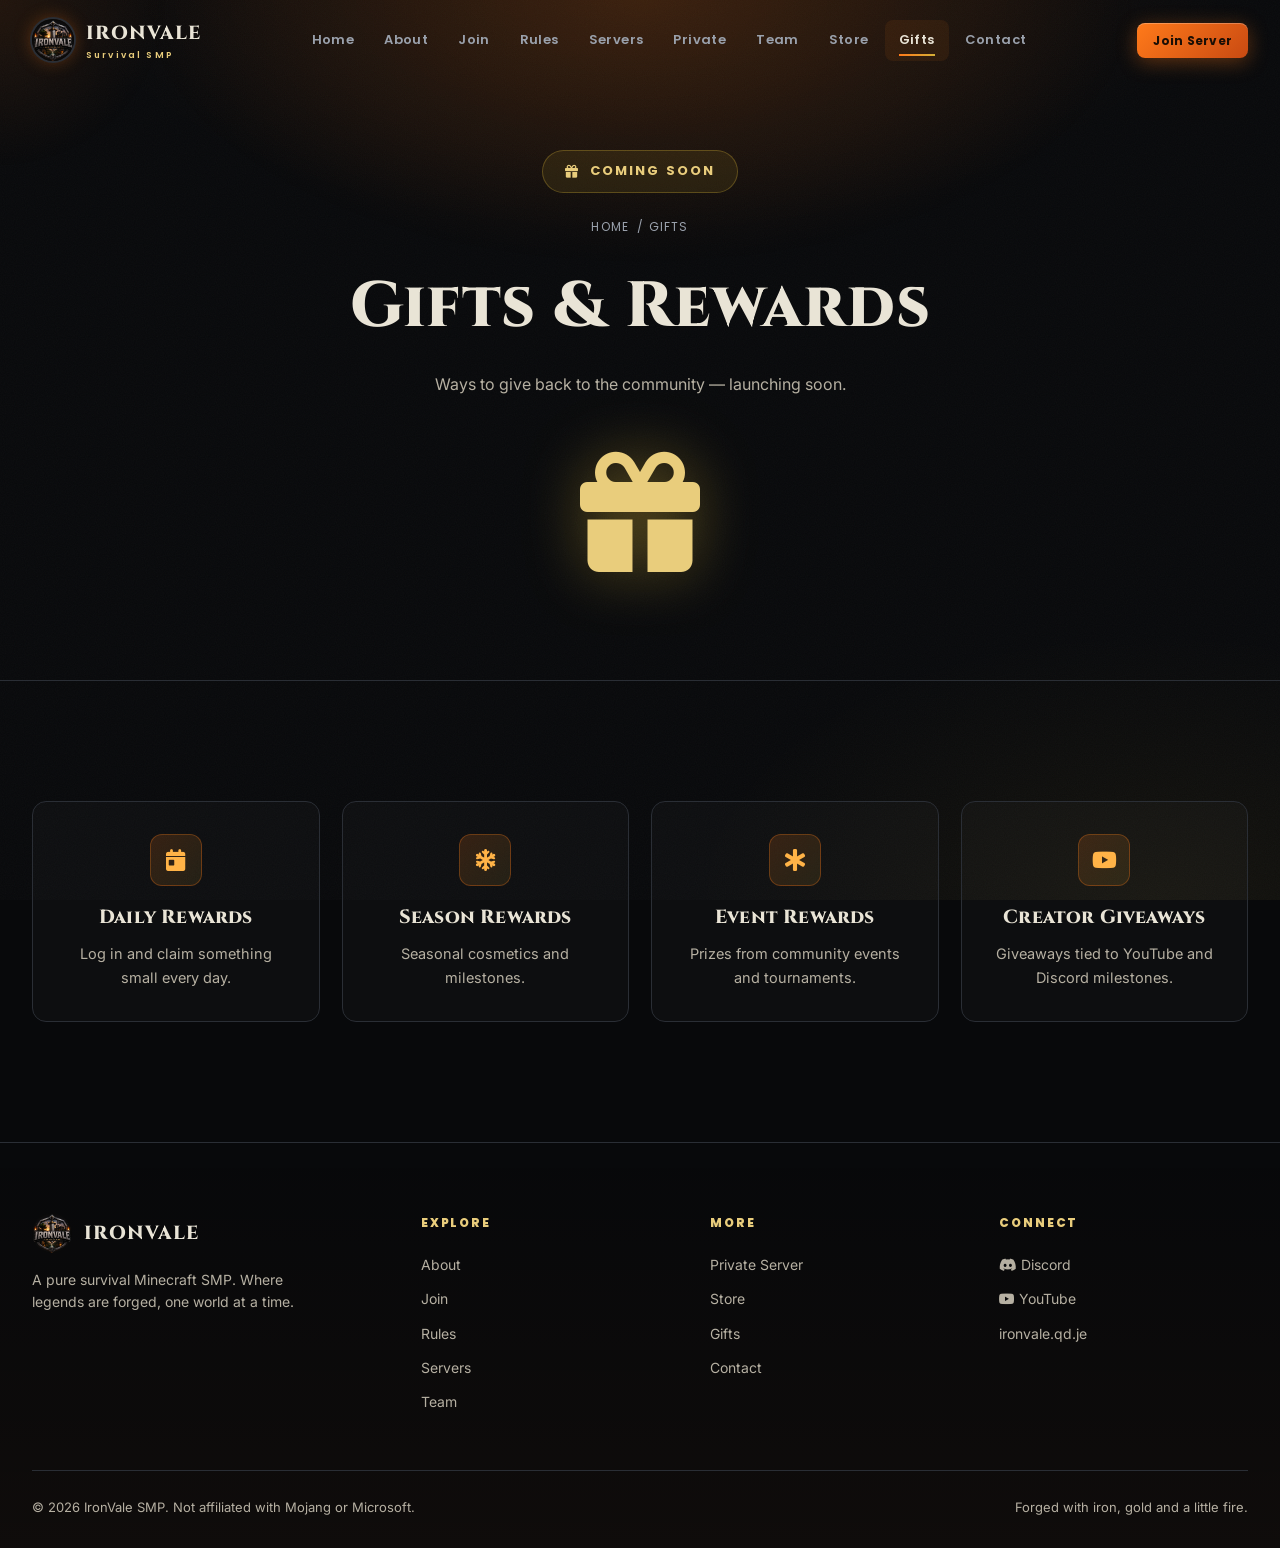
<file: gifts.html>
<!DOCTYPE html>
<html lang="en">
<head>
<meta charset="UTF-8">
<meta name="viewport" content="width=device-width, initial-scale=1.0">
<title>Gifts — IronVale SMP</title>
<link rel="icon" href="images/logo.webp">
<link rel="stylesheet" href="https://cdnjs.cloudflare.com/ajax/libs/font-awesome/6.5.1/css/all.min.css">
<link rel="stylesheet" href="css/style.css">
</head>
<body>
<div id="loader"><div class="loader-seal"></div><div class="loader-text">Forging the Vale…</div></div>
<div id="cursor-glow"></div><div class="embers"></div><div id="toast"></div>

<header class="navbar"><div class="container nav-inner">
  <a href="index.html" class="brand"><img src="images/logo.webp" alt="IronVale logo"><span class="brand-text">IRONVALE<small>Survival SMP</small></span></a>
  <nav class="nav-links">
    <a href="index.html">Home</a>
    <a href="about.html">About</a>
    <a href="join.html">Join</a>
    <a href="rules.html">Rules</a>
    <a href="servers.html">Servers</a>
    <a href="private-server.html">Private</a>
    <a href="team.html">Team</a>
    <a href="store.html">Store</a>
    <a href="gifts.html" class="active">Gifts</a>
    <a href="contact.html">Contact</a>
  </nav>
  <div class="nav-cta"><a href="join.html" class="btn btn-primary btn-sm">Join Server</a><button class="nav-toggle" aria-label="Toggle menu"><span></span><span></span><span></span></button></div>
</div></header>

<div class="mobile-drawer">
  <a href="index.html">Home</a>
  <a href="about.html">About</a>
  <a href="join.html">Join</a>
  <a href="rules.html">Rules</a>
  <a href="servers.html">Servers</a>
  <a href="private-server.html">Private Server</a>
  <a href="team.html">Team</a>
  <a href="store.html">Store</a>
  <a href="gifts.html" class="active">Gifts</a>
  <a href="contact.html">Contact</a>
  <a href="join.html" class="btn btn-primary">Join Now</a>
</div>

<div class="page-header">
  <div class="container">
    <div class="soon-badge"><i class="fa-solid fa-gift"></i> Coming Soon</div>
    <div class="breadcrumb"><a href="index.html">Home</a> / Gifts</div>
    <h1>Gifts &amp; Rewards</h1>
    <p>Ways to give back to the community — launching soon.</p>
    <div style="font-size:120px; text-align:center;" class="gift-box"><i class="fa-solid fa-gift" style="color:var(--gold-soft); filter:drop-shadow(0 0 30px rgba(212,175,55,.4));"></i></div>
  </div>
</div>
<section>
  <div class="container grid-4">
    <div class="card text-center" data-reveal><div class="card-icon" style="margin:0 auto 16px;"><i class="fa-solid fa-calendar-day"></i></div><h3>Daily Rewards</h3><p>Log in and claim something small every day.</p></div>
    <div class="card text-center" data-reveal data-delay="80"><div class="card-icon" style="margin:0 auto 16px;"><i class="fa-solid fa-snowflake"></i></div><h3>Season Rewards</h3><p>Seasonal cosmetics and milestones.</p></div>
    <div class="card text-center" data-reveal data-delay="160"><div class="card-icon" style="margin:0 auto 16px;"><i class="fa-solid fa-star-of-life"></i></div><h3>Event Rewards</h3><p>Prizes from community events and tournaments.</p></div>
    <div class="card text-center" data-reveal data-delay="240"><div class="card-icon" style="margin:0 auto 16px;"><i class="fa-brands fa-youtube"></i></div><h3>Creator Giveaways</h3><p>Giveaways tied to YouTube and Discord milestones.</p></div>
  </div>
</section>

<footer><div class="container">
  <div class="footer-grid">
    <div><div class="footer-brand"><img src="images/logo.webp" alt="IronVale logo"><span class="brand-text">IRONVALE</span></div><p style="color:var(--parchment-dim); font-size:14px; max-width:280px;">A pure survival Minecraft SMP. Where legends are forged, one world at a time.</p></div>
    <div class="footer-col"><h4>Explore</h4><a href="about.html">About</a><a href="join.html">Join</a><a href="rules.html">Rules</a><a href="servers.html">Servers</a><a href="team.html">Team</a></div>
    <div class="footer-col"><h4>More</h4><a href="private-server.html">Private Server</a><a href="store.html">Store</a><a href="gifts.html">Gifts</a><a href="contact.html">Contact</a></div>
    <div class="footer-col"><h4>Connect</h4><a href="https://discord.gg/UvQsbSrSZM" target="_blank" rel="noopener"><i class="fa-brands fa-discord"></i> Discord</a><a href="https://youtube.com/@benopxd?si=lnydO-GxLkHNXNi-" target="_blank" rel="noopener"><i class="fa-brands fa-youtube"></i> YouTube</a><a href="join.html">ironvale.qd.je</a></div>
  </div>
  <div class="footer-bottom"><span>© 2026 IronVale SMP. Not affiliated with Mojang or Microsoft.</span><span>Forged with iron, gold and a little fire.</span></div>
</div></footer>

<script src="js/main.js"></script>
</body>
</html>
</file>
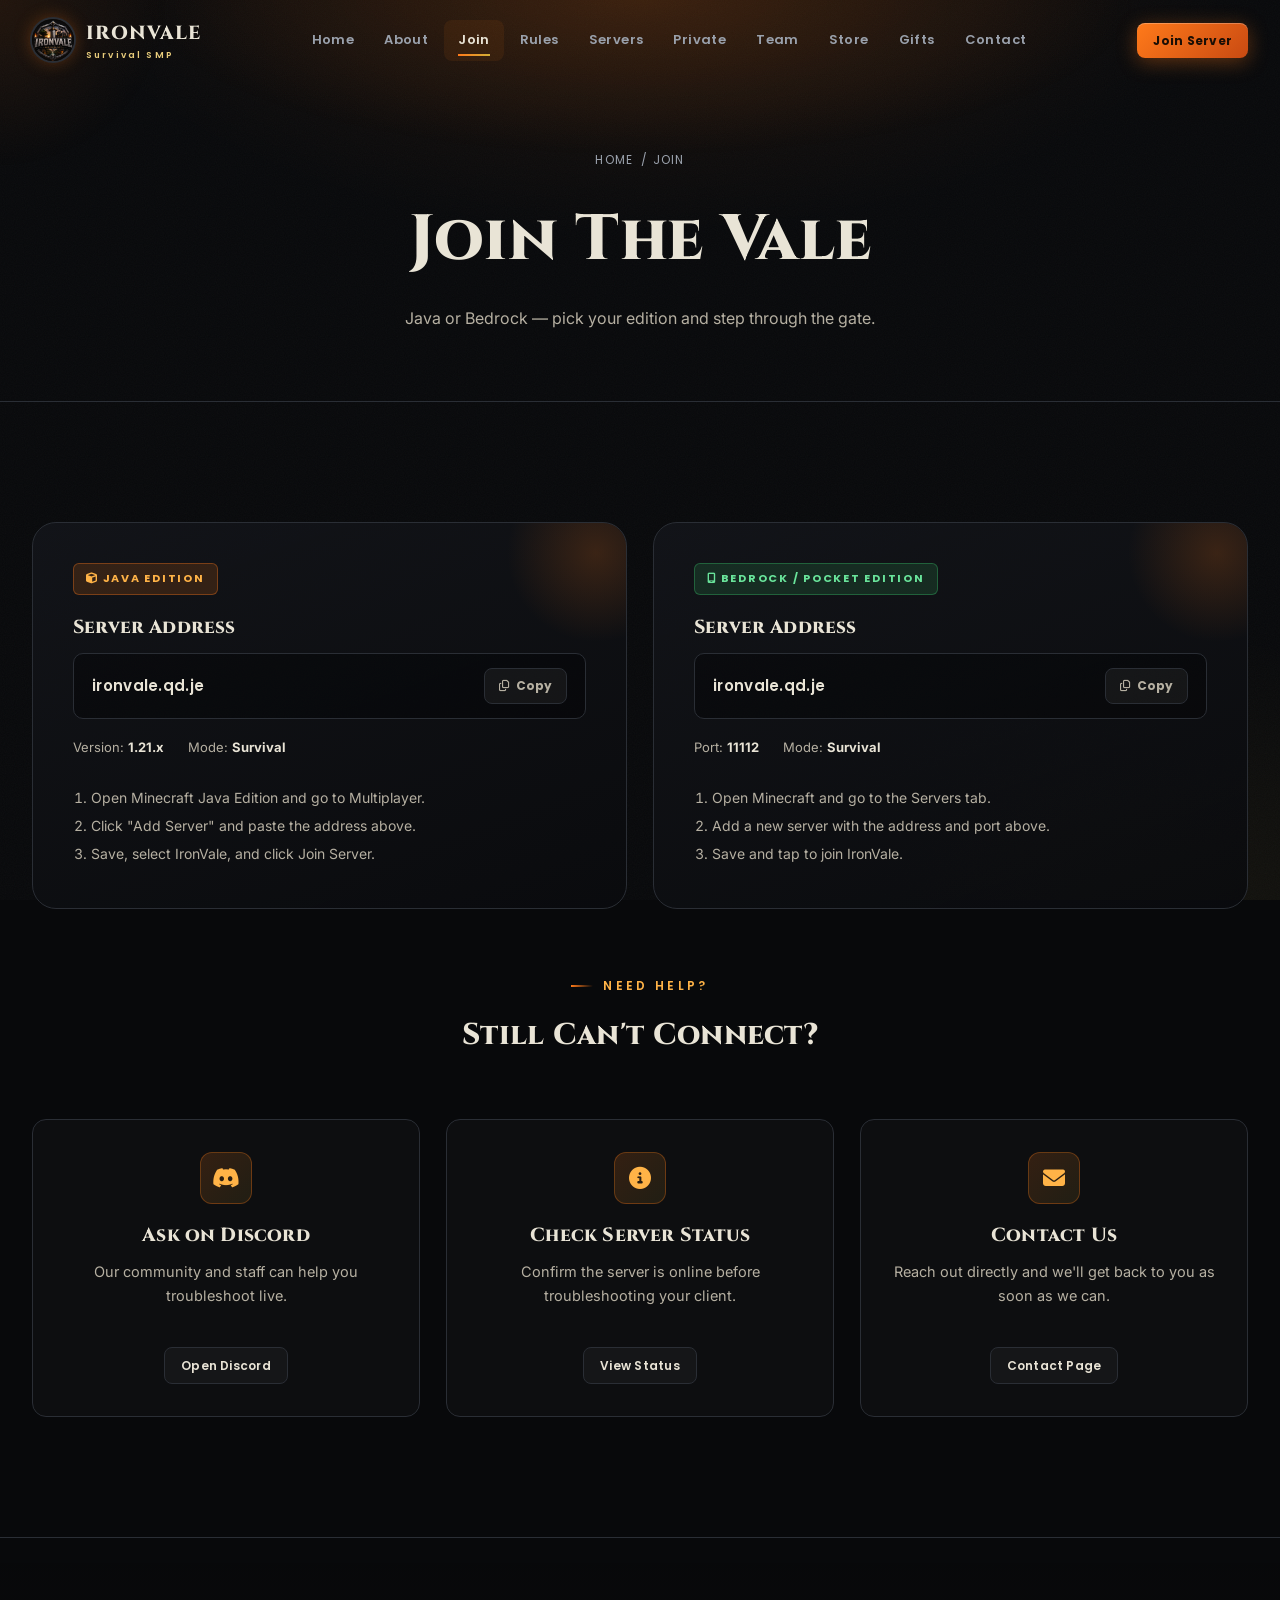
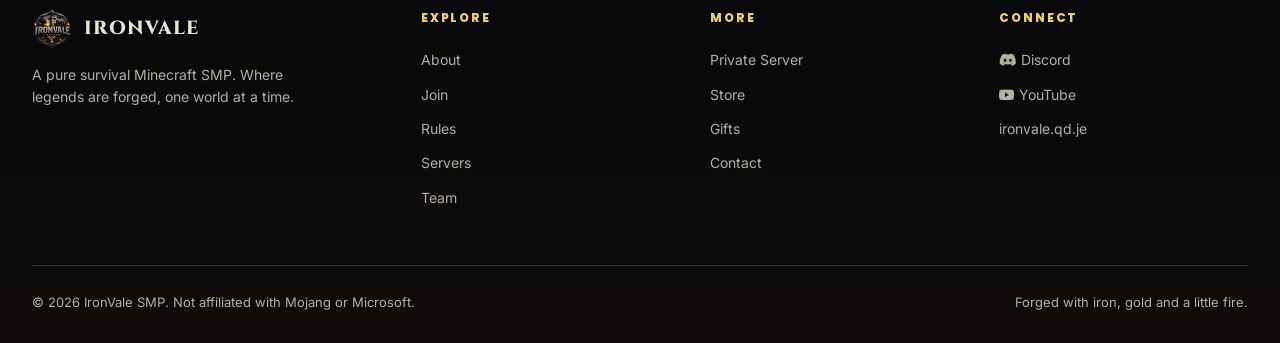
<file: join.html>
<!DOCTYPE html>
<html lang="en">
<head>
<meta charset="UTF-8">
<meta name="viewport" content="width=device-width, initial-scale=1.0">
<title>Join — IronVale SMP</title>
<link rel="icon" href="images/logo.webp">
<link rel="stylesheet" href="https://cdnjs.cloudflare.com/ajax/libs/font-awesome/6.5.1/css/all.min.css">
<link rel="stylesheet" href="css/style.css">
</head>
<body>
<div id="loader"><div class="loader-seal"></div><div class="loader-text">Forging the Vale…</div></div>
<div id="cursor-glow"></div><div class="embers"></div><div id="toast"></div>

<header class="navbar"><div class="container nav-inner">
  <a href="index.html" class="brand"><img src="images/logo.webp" alt="IronVale logo"><span class="brand-text">IRONVALE<small>Survival SMP</small></span></a>
  <nav class="nav-links">
    <a href="index.html">Home</a>
    <a href="about.html">About</a>
    <a href="join.html" class="active">Join</a>
    <a href="rules.html">Rules</a>
    <a href="servers.html">Servers</a>
    <a href="private-server.html">Private</a>
    <a href="team.html">Team</a>
    <a href="store.html">Store</a>
    <a href="gifts.html">Gifts</a>
    <a href="contact.html">Contact</a>
  </nav>
  <div class="nav-cta"><a href="join.html" class="btn btn-primary btn-sm">Join Server</a><button class="nav-toggle" aria-label="Toggle menu"><span></span><span></span><span></span></button></div>
</div></header>

<div class="mobile-drawer">
  <a href="index.html">Home</a>
  <a href="about.html">About</a>
  <a href="join.html" class="active">Join</a>
  <a href="rules.html">Rules</a>
  <a href="servers.html">Servers</a>
  <a href="private-server.html">Private Server</a>
  <a href="team.html">Team</a>
  <a href="store.html">Store</a>
  <a href="gifts.html">Gifts</a>
  <a href="contact.html">Contact</a>
  <a href="join.html" class="btn btn-primary">Join Now</a>
</div>

<div class="page-header">
  <div class="container">
    <div class="breadcrumb"><a href="index.html">Home</a> / Join</div>
    <h1>Join The Vale</h1>
    <p>Java or Bedrock — pick your edition and step through the gate.</p>
  </div>
</div>

<section>
  <div class="container grid-2">
    <div class="join-card" data-reveal="left">
      <span class="join-tag java"><i class="fa-solid fa-cube"></i> Java Edition</span>
      <h3>Server Address</h3>
      <div class="ip-row">
        <span class="ip-text">ironvale.qd.je</span>
        <button class="copy-btn" data-copy="ironvale.qd.je"><i class="fa-regular fa-copy"></i> Copy</button>
      </div>
      <div class="join-meta"><span>Version: <b>1.21.x</b></span><span>Mode: <b>Survival</b></span></div>
      <ol style="margin-top:26px; color:var(--parchment-dim); font-size:14px; padding-left:18px; line-height:2;">
        <li>Open Minecraft Java Edition and go to Multiplayer.</li>
        <li>Click "Add Server" and paste the address above.</li>
        <li>Save, select IronVale, and click Join Server.</li>
      </ol>
    </div>
    <div class="join-card" data-reveal="right">
      <span class="join-tag bedrock"><i class="fa-solid fa-mobile-screen"></i> Bedrock / Pocket Edition</span>
      <h3>Server Address</h3>
      <div class="ip-row">
        <span class="ip-text">ironvale.qd.je</span>
        <button class="copy-btn" data-copy="ironvale.qd.je"><i class="fa-regular fa-copy"></i> Copy</button>
      </div>
      <div class="join-meta"><span>Port: <b>11112</b></span><span>Mode: <b>Survival</b></span></div>
      <ol style="margin-top:26px; color:var(--parchment-dim); font-size:14px; padding-left:18px; line-height:2;">
        <li>Open Minecraft and go to the Servers tab.</li>
        <li>Add a new server with the address and port above.</li>
        <li>Save and tap to join IronVale.</li>
      </ol>
    </div>
  </div>

  <div class="container" style="margin-top:60px;" data-reveal>
    <div class="section-head"><div class="eyebrow" style="justify-content:center;">Need Help?</div><h2 style="font-size:30px;">Still Can't Connect?</h2></div>
    <div class="grid-3">
      <div class="card text-center"><div class="card-icon" style="margin:0 auto 16px;"><i class="fa-brands fa-discord"></i></div><h3>Ask on Discord</h3><p>Our community and staff can help you troubleshoot live.</p><a href="https://discord.gg/UvQsbSrSZM" target="_blank" rel="noopener" class="btn btn-ghost btn-sm mt-40">Open Discord</a></div>
      <div class="card text-center"><div class="card-icon" style="margin:0 auto 16px;"><i class="fa-solid fa-circle-info"></i></div><h3>Check Server Status</h3><p>Confirm the server is online before troubleshooting your client.</p><a href="index.html#join" class="btn btn-ghost btn-sm mt-40">View Status</a></div>
      <div class="card text-center"><div class="card-icon" style="margin:0 auto 16px;"><i class="fa-solid fa-envelope"></i></div><h3>Contact Us</h3><p>Reach out directly and we'll get back to you as soon as we can.</p><a href="contact.html" class="btn btn-ghost btn-sm mt-40">Contact Page</a></div>
    </div>
  </div>
</section>

<footer><div class="container">
  <div class="footer-grid">
    <div><div class="footer-brand"><img src="images/logo.webp" alt="IronVale logo"><span class="brand-text">IRONVALE</span></div><p style="color:var(--parchment-dim); font-size:14px; max-width:280px;">A pure survival Minecraft SMP. Where legends are forged, one world at a time.</p></div>
    <div class="footer-col"><h4>Explore</h4><a href="about.html">About</a><a href="join.html">Join</a><a href="rules.html">Rules</a><a href="servers.html">Servers</a><a href="team.html">Team</a></div>
    <div class="footer-col"><h4>More</h4><a href="private-server.html">Private Server</a><a href="store.html">Store</a><a href="gifts.html">Gifts</a><a href="contact.html">Contact</a></div>
    <div class="footer-col"><h4>Connect</h4><a href="https://discord.gg/UvQsbSrSZM" target="_blank" rel="noopener"><i class="fa-brands fa-discord"></i> Discord</a><a href="https://youtube.com/@benopxd?si=lnydO-GxLkHNXNi-" target="_blank" rel="noopener"><i class="fa-brands fa-youtube"></i> YouTube</a><a href="join.html">ironvale.qd.je</a></div>
  </div>
  <div class="footer-bottom"><span>© 2026 IronVale SMP. Not affiliated with Mojang or Microsoft.</span><span>Forged with iron, gold and a little fire.</span></div>
</div></footer>

<script src="js/main.js"></script>
</body>
</html>
</file>
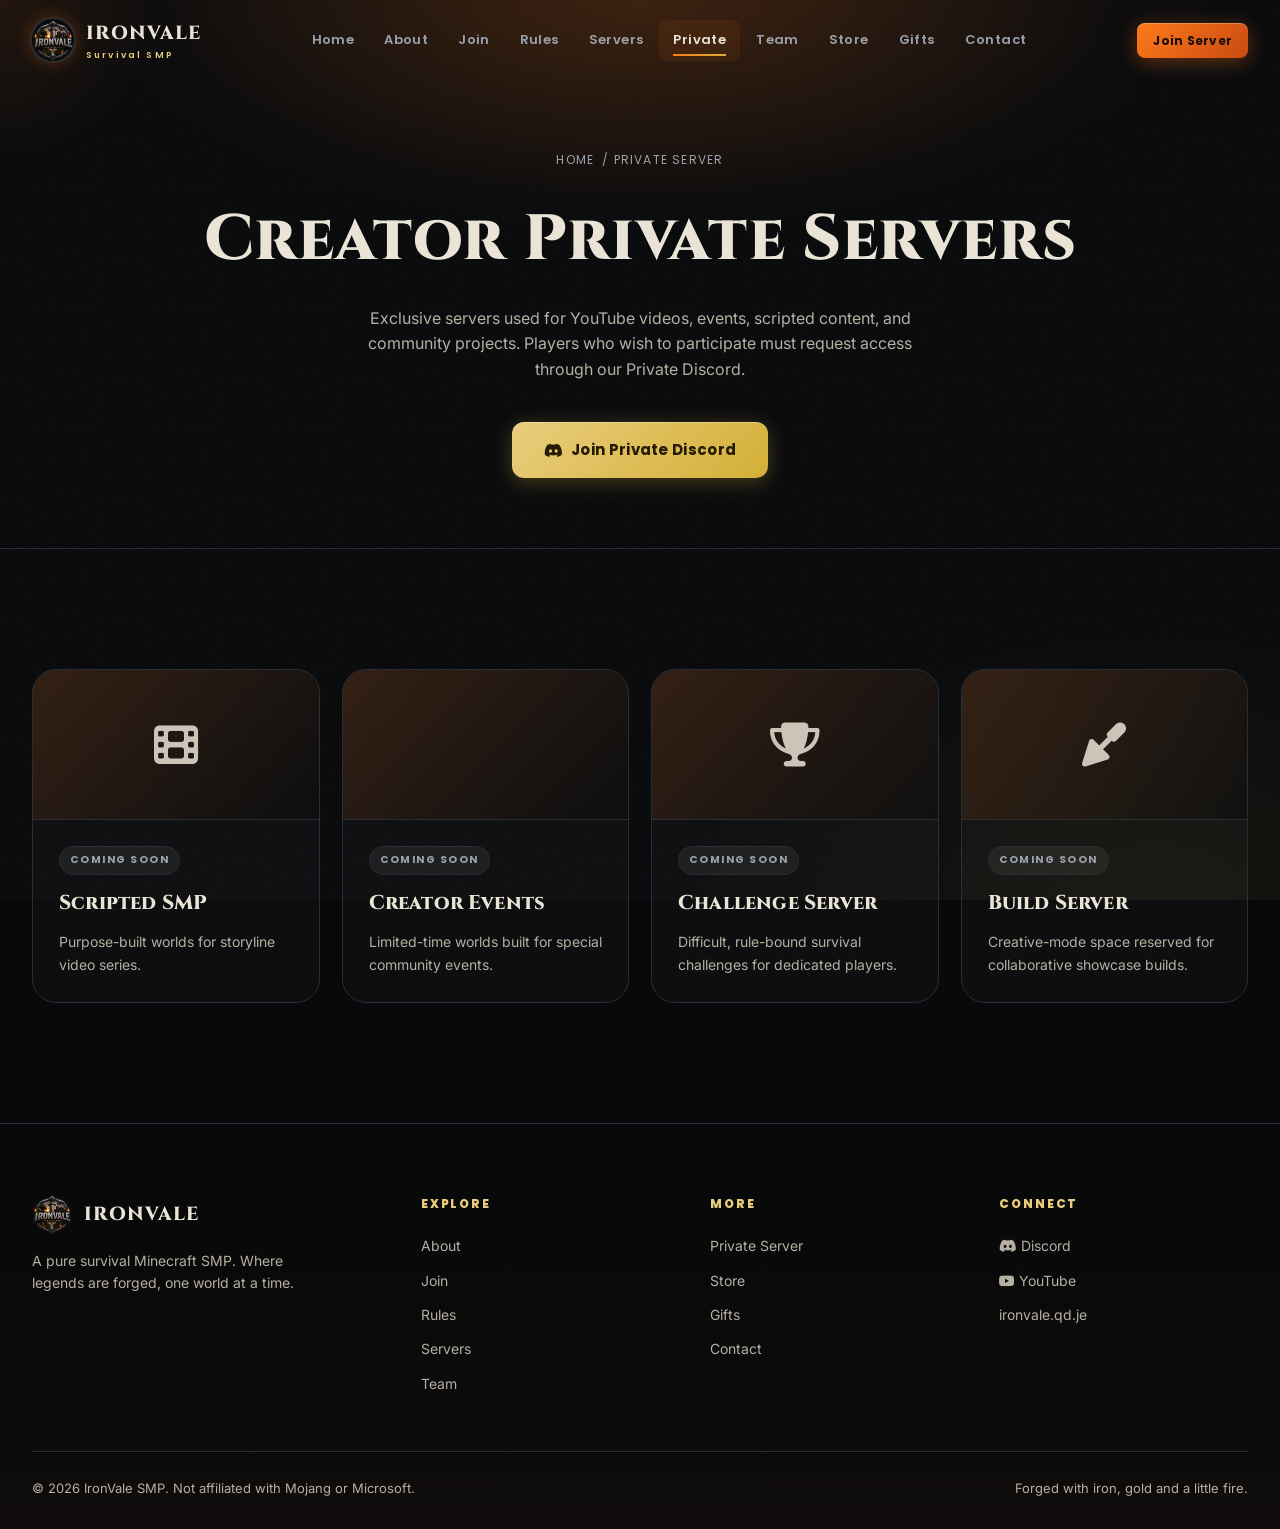
<file: private-server.html>
<!DOCTYPE html>
<html lang="en">
<head>
<meta charset="UTF-8">
<meta name="viewport" content="width=device-width, initial-scale=1.0">
<title>Private Server — IronVale SMP</title>
<link rel="icon" href="images/logo.webp">
<link rel="stylesheet" href="https://cdnjs.cloudflare.com/ajax/libs/font-awesome/6.5.1/css/all.min.css">
<link rel="stylesheet" href="css/style.css">
</head>
<body>
<div id="loader"><div class="loader-seal"></div><div class="loader-text">Forging the Vale…</div></div>
<div id="cursor-glow"></div><div class="embers"></div><div id="toast"></div>

<header class="navbar"><div class="container nav-inner">
  <a href="index.html" class="brand"><img src="images/logo.webp" alt="IronVale logo"><span class="brand-text">IRONVALE<small>Survival SMP</small></span></a>
  <nav class="nav-links">
    <a href="index.html">Home</a>
    <a href="about.html">About</a>
    <a href="join.html">Join</a>
    <a href="rules.html">Rules</a>
    <a href="servers.html">Servers</a>
    <a href="private-server.html" class="active">Private</a>
    <a href="team.html">Team</a>
    <a href="store.html">Store</a>
    <a href="gifts.html">Gifts</a>
    <a href="contact.html">Contact</a>
  </nav>
  <div class="nav-cta"><a href="join.html" class="btn btn-primary btn-sm">Join Server</a><button class="nav-toggle" aria-label="Toggle menu"><span></span><span></span><span></span></button></div>
</div></header>

<div class="mobile-drawer">
  <a href="index.html">Home</a>
  <a href="about.html">About</a>
  <a href="join.html">Join</a>
  <a href="rules.html">Rules</a>
  <a href="servers.html">Servers</a>
  <a href="private-server.html" class="active">Private Server</a>
  <a href="team.html">Team</a>
  <a href="store.html">Store</a>
  <a href="gifts.html">Gifts</a>
  <a href="contact.html">Contact</a>
  <a href="join.html" class="btn btn-primary">Join Now</a>
</div>

<div class="page-header">
  <div class="container">
    <div class="breadcrumb"><a href="index.html">Home</a> / Private Server</div>
    <h1>Creator Private Servers</h1>
    <p>Exclusive servers used for YouTube videos, events, scripted content, and community projects. Players who wish to participate must request access through our Private Discord.</p>
    <div class="center-wrap mt-40"><a href="https://discord.gg/cNrWgRcCq7" target="_blank" rel="noopener" class="btn btn-gold btn-lg"><i class="fa-brands fa-discord"></i> Join Private Discord</a></div>
  </div>
</div>
<section>
  <div class="container grid-4">
    <div class="server-card" data-reveal>
      <div class="server-thumb"><span class="glyph"><i class="fa-solid fa-film"></i></span></div>
      <div class="server-body"><span class="server-status-chip soon">Coming Soon</span><h3>Scripted SMP</h3><p>Purpose-built worlds for storyline video series.</p></div>
    </div>
    <div class="server-card" data-reveal data-delay="80">
      <div class="server-thumb"><span class="glyph"><i class="fa-solid fa-calendar-star"></i></span></div>
      <div class="server-body"><span class="server-status-chip soon">Coming Soon</span><h3>Creator Events</h3><p>Limited-time worlds built for special community events.</p></div>
    </div>
    <div class="server-card" data-reveal data-delay="160">
      <div class="server-thumb"><span class="glyph"><i class="fa-solid fa-trophy"></i></span></div>
      <div class="server-body"><span class="server-status-chip soon">Coming Soon</span><h3>Challenge Server</h3><p>Difficult, rule-bound survival challenges for dedicated players.</p></div>
    </div>
    <div class="server-card" data-reveal>
      <div class="server-thumb"><span class="glyph"><i class="fa-solid fa-trowel"></i></span></div>
      <div class="server-body"><span class="server-status-chip soon">Coming Soon</span><h3>Build Server</h3><p>Creative-mode space reserved for collaborative showcase builds.</p></div>
    </div>
  </div>
</section>

<footer><div class="container">
  <div class="footer-grid">
    <div><div class="footer-brand"><img src="images/logo.webp" alt="IronVale logo"><span class="brand-text">IRONVALE</span></div><p style="color:var(--parchment-dim); font-size:14px; max-width:280px;">A pure survival Minecraft SMP. Where legends are forged, one world at a time.</p></div>
    <div class="footer-col"><h4>Explore</h4><a href="about.html">About</a><a href="join.html">Join</a><a href="rules.html">Rules</a><a href="servers.html">Servers</a><a href="team.html">Team</a></div>
    <div class="footer-col"><h4>More</h4><a href="private-server.html">Private Server</a><a href="store.html">Store</a><a href="gifts.html">Gifts</a><a href="contact.html">Contact</a></div>
    <div class="footer-col"><h4>Connect</h4><a href="https://discord.gg/UvQsbSrSZM" target="_blank" rel="noopener"><i class="fa-brands fa-discord"></i> Discord</a><a href="https://youtube.com/@benopxd?si=lnydO-GxLkHNXNi-" target="_blank" rel="noopener"><i class="fa-brands fa-youtube"></i> YouTube</a><a href="join.html">ironvale.qd.je</a></div>
  </div>
  <div class="footer-bottom"><span>© 2026 IronVale SMP. Not affiliated with Mojang or Microsoft.</span><span>Forged with iron, gold and a little fire.</span></div>
</div></footer>

<script src="js/main.js"></script>
</body>
</html>
</file>
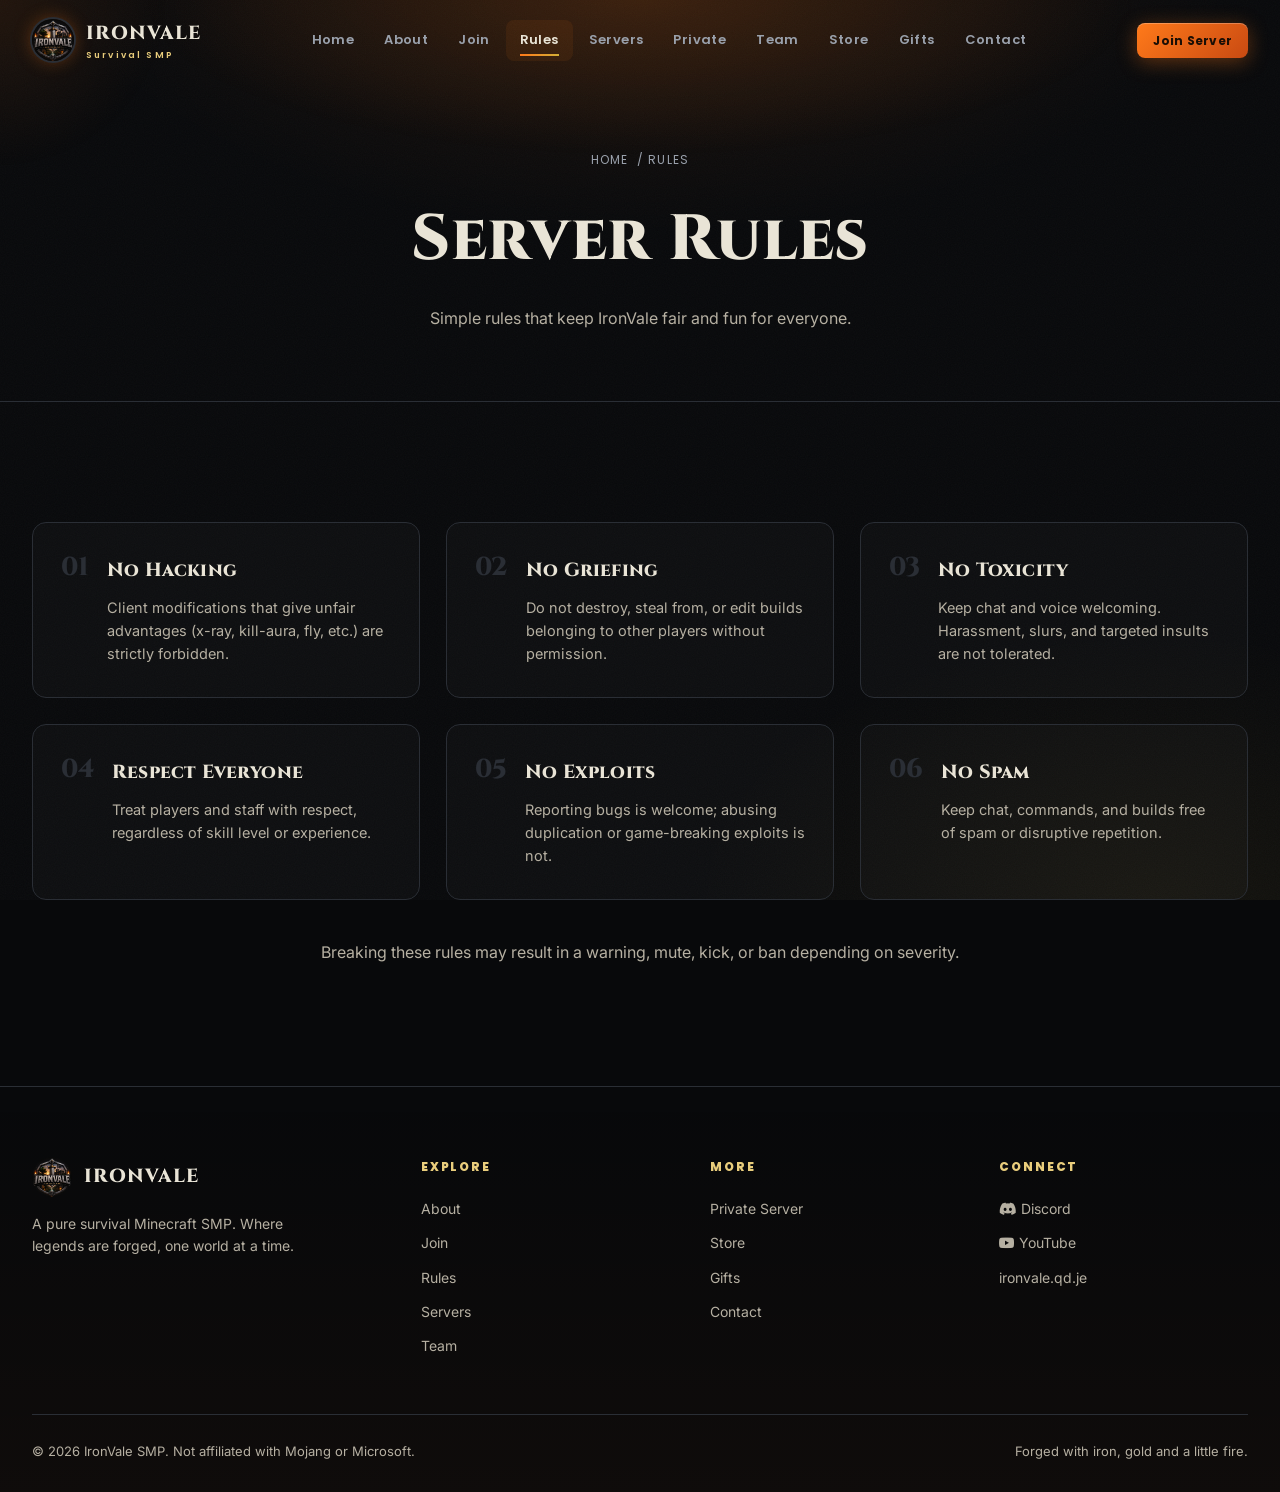
<file: rules.html>
<!DOCTYPE html>
<html lang="en">
<head>
<meta charset="UTF-8">
<meta name="viewport" content="width=device-width, initial-scale=1.0">
<title>Rules — IronVale SMP</title>
<link rel="icon" href="images/logo.webp">
<link rel="stylesheet" href="https://cdnjs.cloudflare.com/ajax/libs/font-awesome/6.5.1/css/all.min.css">
<link rel="stylesheet" href="css/style.css">
</head>
<body>
<div id="loader"><div class="loader-seal"></div><div class="loader-text">Forging the Vale…</div></div>
<div id="cursor-glow"></div><div class="embers"></div><div id="toast"></div>

<header class="navbar"><div class="container nav-inner">
  <a href="index.html" class="brand"><img src="images/logo.webp" alt="IronVale logo"><span class="brand-text">IRONVALE<small>Survival SMP</small></span></a>
  <nav class="nav-links">
    <a href="index.html">Home</a>
    <a href="about.html">About</a>
    <a href="join.html">Join</a>
    <a href="rules.html" class="active">Rules</a>
    <a href="servers.html">Servers</a>
    <a href="private-server.html">Private</a>
    <a href="team.html">Team</a>
    <a href="store.html">Store</a>
    <a href="gifts.html">Gifts</a>
    <a href="contact.html">Contact</a>
  </nav>
  <div class="nav-cta"><a href="join.html" class="btn btn-primary btn-sm">Join Server</a><button class="nav-toggle" aria-label="Toggle menu"><span></span><span></span><span></span></button></div>
</div></header>

<div class="mobile-drawer">
  <a href="index.html">Home</a>
  <a href="about.html">About</a>
  <a href="join.html">Join</a>
  <a href="rules.html" class="active">Rules</a>
  <a href="servers.html">Servers</a>
  <a href="private-server.html">Private Server</a>
  <a href="team.html">Team</a>
  <a href="store.html">Store</a>
  <a href="gifts.html">Gifts</a>
  <a href="contact.html">Contact</a>
  <a href="join.html" class="btn btn-primary">Join Now</a>
</div>

<div class="page-header">
  <div class="container">
    <div class="breadcrumb"><a href="index.html">Home</a> / Rules</div>
    <h1>Server Rules</h1>
    <p>Simple rules that keep IronVale fair and fun for everyone.</p>
  </div>
</div>
<section>
  <div class="container grid-3">
    <div class="card rule-card" data-reveal data-delay="0"><div class="rule-num">01</div><div><h3>No Hacking</h3><p>Client modifications that give unfair advantages (x-ray, kill-aura, fly, etc.) are strictly forbidden.</p></div></div>
<div class="card rule-card" data-reveal data-delay="60"><div class="rule-num">02</div><div><h3>No Griefing</h3><p>Do not destroy, steal from, or edit builds belonging to other players without permission.</p></div></div>
<div class="card rule-card" data-reveal data-delay="120"><div class="rule-num">03</div><div><h3>No Toxicity</h3><p>Keep chat and voice welcoming. Harassment, slurs, and targeted insults are not tolerated.</p></div></div>
<div class="card rule-card" data-reveal data-delay="180"><div class="rule-num">04</div><div><h3>Respect Everyone</h3><p>Treat players and staff with respect, regardless of skill level or experience.</p></div></div>
<div class="card rule-card" data-reveal data-delay="240"><div class="rule-num">05</div><div><h3>No Exploits</h3><p>Reporting bugs is welcome; abusing duplication or game-breaking exploits is not.</p></div></div>
<div class="card rule-card" data-reveal data-delay="300"><div class="rule-num">06</div><div><h3>No Spam</h3><p>Keep chat, commands, and builds free of spam or disruptive repetition.</p></div></div>
  </div>
  <div class="container text-center mt-40" data-reveal>
    <p style="color:var(--parchment-dim);">Breaking these rules may result in a warning, mute, kick, or ban depending on severity.</p>
  </div>
</section>

<footer><div class="container">
  <div class="footer-grid">
    <div><div class="footer-brand"><img src="images/logo.webp" alt="IronVale logo"><span class="brand-text">IRONVALE</span></div><p style="color:var(--parchment-dim); font-size:14px; max-width:280px;">A pure survival Minecraft SMP. Where legends are forged, one world at a time.</p></div>
    <div class="footer-col"><h4>Explore</h4><a href="about.html">About</a><a href="join.html">Join</a><a href="rules.html">Rules</a><a href="servers.html">Servers</a><a href="team.html">Team</a></div>
    <div class="footer-col"><h4>More</h4><a href="private-server.html">Private Server</a><a href="store.html">Store</a><a href="gifts.html">Gifts</a><a href="contact.html">Contact</a></div>
    <div class="footer-col"><h4>Connect</h4><a href="https://discord.gg/UvQsbSrSZM" target="_blank" rel="noopener"><i class="fa-brands fa-discord"></i> Discord</a><a href="https://youtube.com/@benopxd?si=lnydO-GxLkHNXNi-" target="_blank" rel="noopener"><i class="fa-brands fa-youtube"></i> YouTube</a><a href="join.html">ironvale.qd.je</a></div>
  </div>
  <div class="footer-bottom"><span>© 2026 IronVale SMP. Not affiliated with Mojang or Microsoft.</span><span>Forged with iron, gold and a little fire.</span></div>
</div></footer>

<script src="js/main.js"></script>
</body>
</html>
</file>
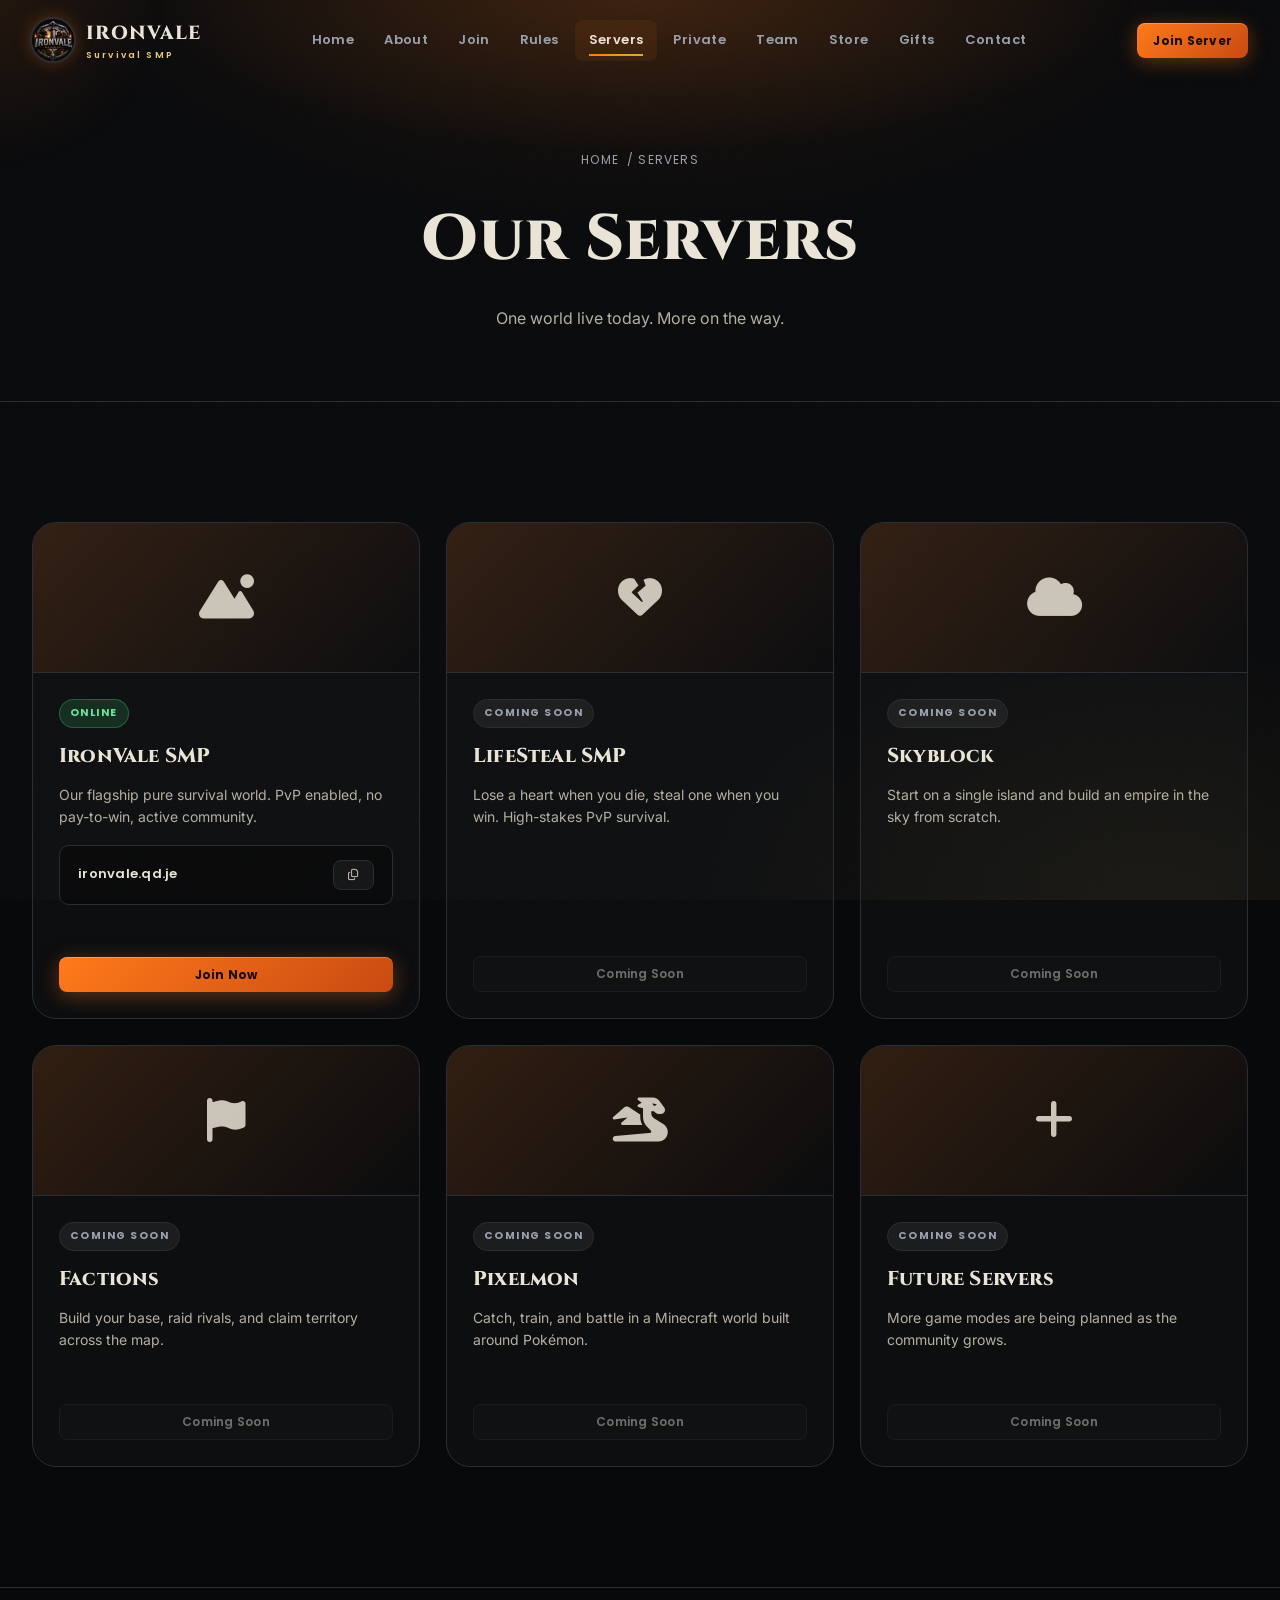
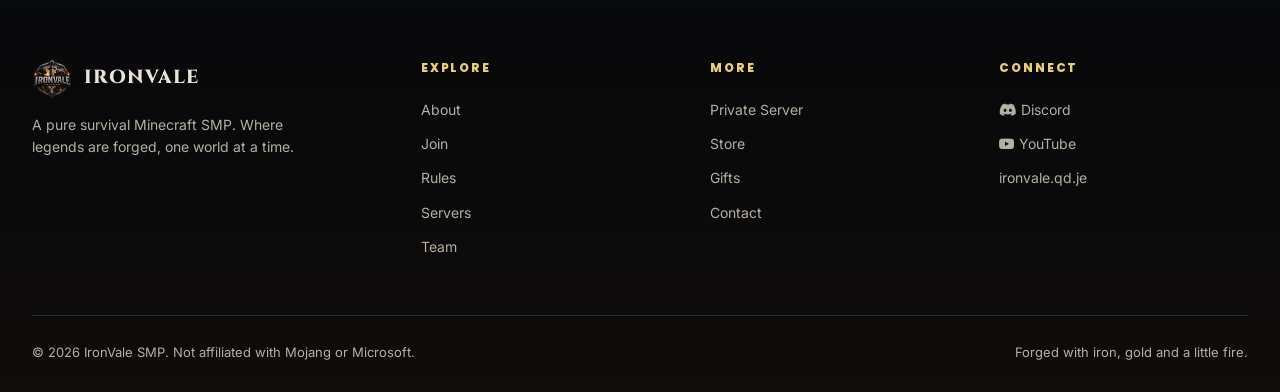
<file: servers.html>
<!DOCTYPE html>
<html lang="en">
<head>
<meta charset="UTF-8">
<meta name="viewport" content="width=device-width, initial-scale=1.0">
<title>Servers — IronVale SMP</title>
<link rel="icon" href="images/logo.webp">
<link rel="stylesheet" href="https://cdnjs.cloudflare.com/ajax/libs/font-awesome/6.5.1/css/all.min.css">
<link rel="stylesheet" href="css/style.css">
</head>
<body>
<div id="loader"><div class="loader-seal"></div><div class="loader-text">Forging the Vale…</div></div>
<div id="cursor-glow"></div><div class="embers"></div><div id="toast"></div>

<header class="navbar"><div class="container nav-inner">
  <a href="index.html" class="brand"><img src="images/logo.webp" alt="IronVale logo"><span class="brand-text">IRONVALE<small>Survival SMP</small></span></a>
  <nav class="nav-links">
    <a href="index.html">Home</a>
    <a href="about.html">About</a>
    <a href="join.html">Join</a>
    <a href="rules.html">Rules</a>
    <a href="servers.html" class="active">Servers</a>
    <a href="private-server.html">Private</a>
    <a href="team.html">Team</a>
    <a href="store.html">Store</a>
    <a href="gifts.html">Gifts</a>
    <a href="contact.html">Contact</a>
  </nav>
  <div class="nav-cta"><a href="join.html" class="btn btn-primary btn-sm">Join Server</a><button class="nav-toggle" aria-label="Toggle menu"><span></span><span></span><span></span></button></div>
</div></header>

<div class="mobile-drawer">
  <a href="index.html">Home</a>
  <a href="about.html">About</a>
  <a href="join.html">Join</a>
  <a href="rules.html">Rules</a>
  <a href="servers.html" class="active">Servers</a>
  <a href="private-server.html">Private Server</a>
  <a href="team.html">Team</a>
  <a href="store.html">Store</a>
  <a href="gifts.html">Gifts</a>
  <a href="contact.html">Contact</a>
  <a href="join.html" class="btn btn-primary">Join Now</a>
</div>

<div class="page-header">
  <div class="container">
    <div class="breadcrumb"><a href="index.html">Home</a> / Servers</div>
    <h1>Our Servers</h1>
    <p>One world live today. More on the way.</p>
  </div>
</div>
<section>
  <div class="container grid-3">

    <div class="server-card" data-reveal>
      <div class="server-thumb"><span class="glyph"><i class="fa-solid fa-mountain-sun"></i></span></div>
      <div class="server-body">
        <span class="server-status-chip live">Online</span>
        <h3>IronVale SMP</h3>
        <p>Our flagship pure survival world. PvP enabled, no pay-to-win, active community.</p>
        <div class="ip-row" style="margin-top:4px;">
          <span class="ip-text" style="font-size:13px;">ironvale.qd.je</span>
          <button class="copy-btn" data-copy="ironvale.qd.je"><i class="fa-regular fa-copy"></i></button>
        </div>
        <a href="join.html" class="btn btn-primary btn-sm btn-block mt-40">Join Now</a>
      </div>
    </div>

    <div class="server-card" data-reveal data-delay="80">
      <div class="server-thumb"><span class="glyph"><i class="fa-solid fa-heart-crack"></i></span></div>
      <div class="server-body"><span class="server-status-chip soon">Coming Soon</span><h3>LifeSteal SMP</h3><p>Lose a heart when you die, steal one when you win. High-stakes PvP survival.</p><button class="btn btn-ghost btn-sm btn-block mt-40 btn-disabled">Coming Soon</button></div>
    </div>

    <div class="server-card" data-reveal data-delay="160">
      <div class="server-thumb"><span class="glyph"><i class="fa-solid fa-cloud"></i></span></div>
      <div class="server-body"><span class="server-status-chip soon">Coming Soon</span><h3>Skyblock</h3><p>Start on a single island and build an empire in the sky from scratch.</p><button class="btn btn-ghost btn-sm btn-block mt-40 btn-disabled">Coming Soon</button></div>
    </div>

    <div class="server-card" data-reveal>
      <div class="server-thumb"><span class="glyph"><i class="fa-solid fa-flag"></i></span></div>
      <div class="server-body"><span class="server-status-chip soon">Coming Soon</span><h3>Factions</h3><p>Build your base, raid rivals, and claim territory across the map.</p><button class="btn btn-ghost btn-sm btn-block mt-40 btn-disabled">Coming Soon</button></div>
    </div>

    <div class="server-card" data-reveal data-delay="80">
      <div class="server-thumb"><span class="glyph"><i class="fa-solid fa-dragon"></i></span></div>
      <div class="server-body"><span class="server-status-chip soon">Coming Soon</span><h3>Pixelmon</h3><p>Catch, train, and battle in a Minecraft world built around Pokémon.</p><button class="btn btn-ghost btn-sm btn-block mt-40 btn-disabled">Coming Soon</button></div>
    </div>

    <div class="server-card" data-reveal data-delay="160">
      <div class="server-thumb"><span class="glyph"><i class="fa-solid fa-plus"></i></span></div>
      <div class="server-body"><span class="server-status-chip soon">Coming Soon</span><h3>Future Servers</h3><p>More game modes are being planned as the community grows.</p><button class="btn btn-ghost btn-sm btn-block mt-40 btn-disabled">Coming Soon</button></div>
    </div>

  </div>
</section>

<footer><div class="container">
  <div class="footer-grid">
    <div><div class="footer-brand"><img src="images/logo.webp" alt="IronVale logo"><span class="brand-text">IRONVALE</span></div><p style="color:var(--parchment-dim); font-size:14px; max-width:280px;">A pure survival Minecraft SMP. Where legends are forged, one world at a time.</p></div>
    <div class="footer-col"><h4>Explore</h4><a href="about.html">About</a><a href="join.html">Join</a><a href="rules.html">Rules</a><a href="servers.html">Servers</a><a href="team.html">Team</a></div>
    <div class="footer-col"><h4>More</h4><a href="private-server.html">Private Server</a><a href="store.html">Store</a><a href="gifts.html">Gifts</a><a href="contact.html">Contact</a></div>
    <div class="footer-col"><h4>Connect</h4><a href="https://discord.gg/UvQsbSrSZM" target="_blank" rel="noopener"><i class="fa-brands fa-discord"></i> Discord</a><a href="https://youtube.com/@benopxd?si=lnydO-GxLkHNXNi-" target="_blank" rel="noopener"><i class="fa-brands fa-youtube"></i> YouTube</a><a href="join.html">ironvale.qd.je</a></div>
  </div>
  <div class="footer-bottom"><span>© 2026 IronVale SMP. Not affiliated with Mojang or Microsoft.</span><span>Forged with iron, gold and a little fire.</span></div>
</div></footer>

<script src="js/main.js"></script>
</body>
</html>
</file>
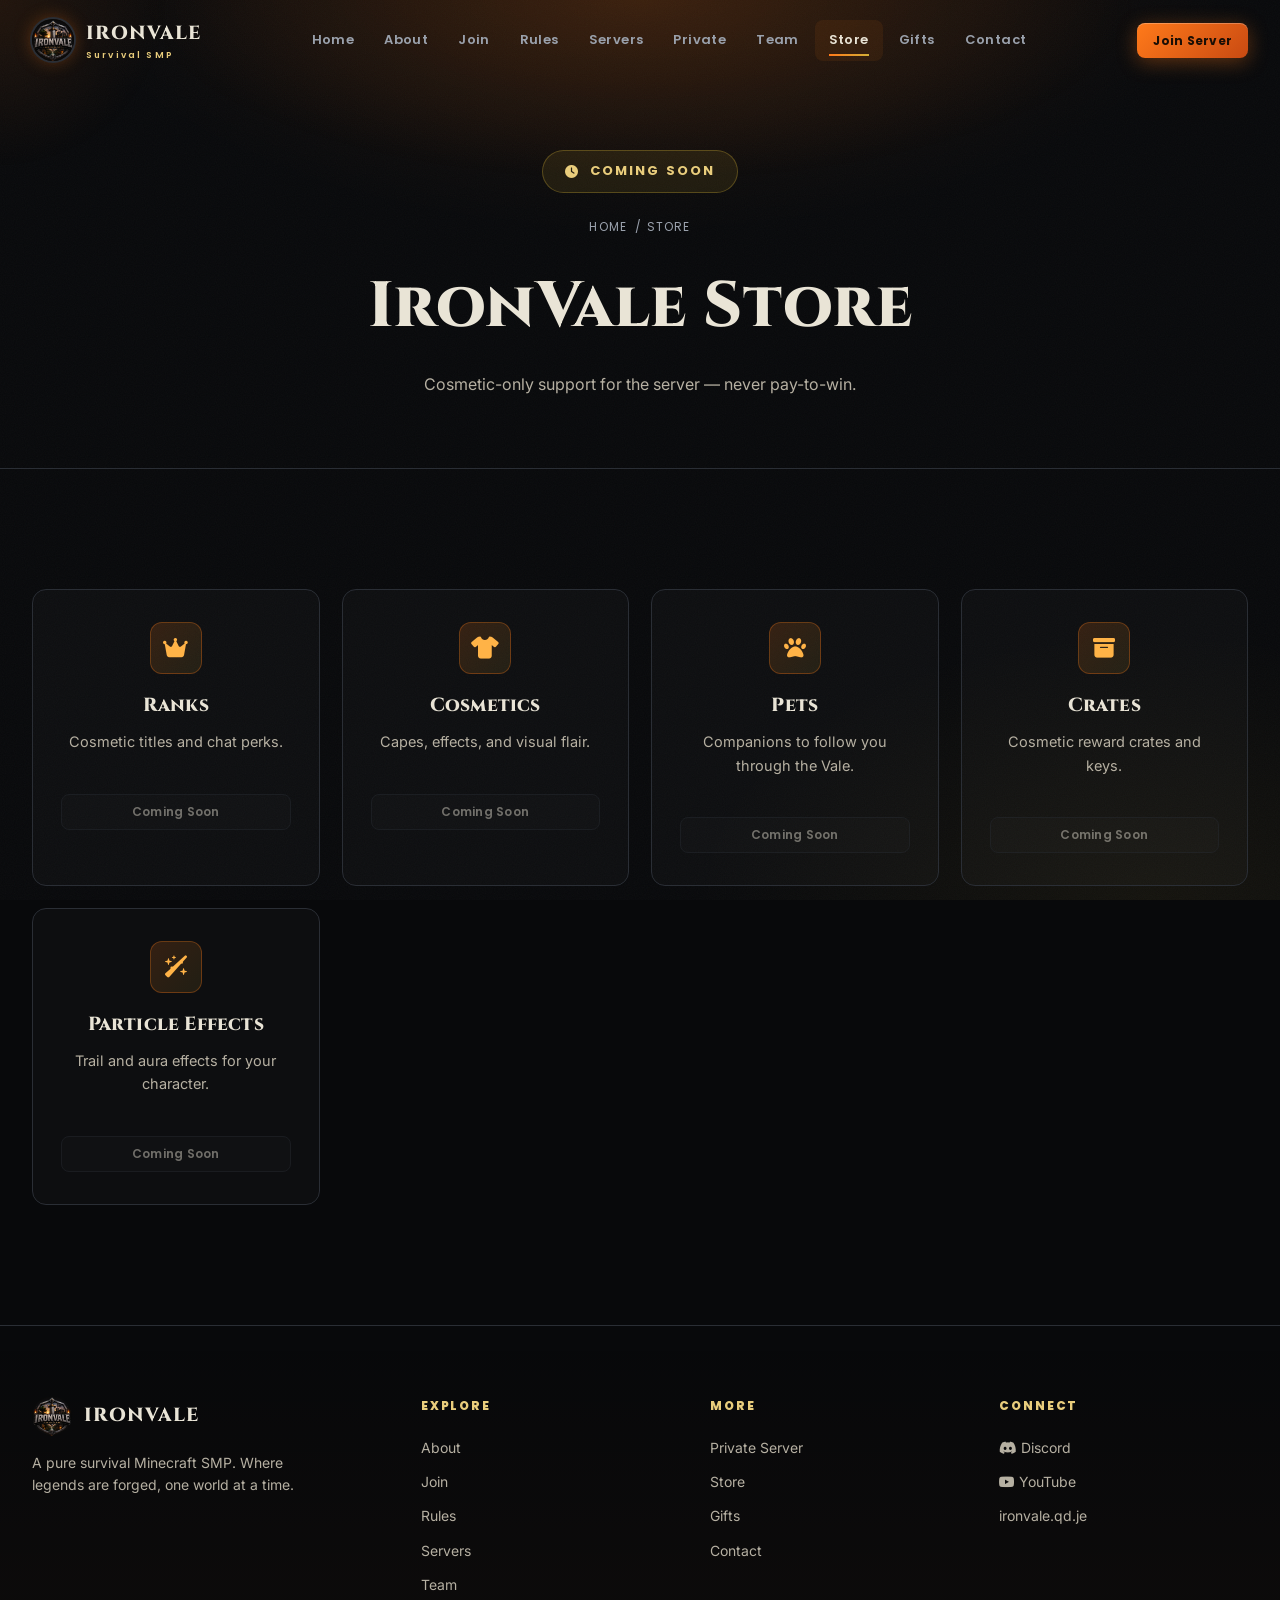
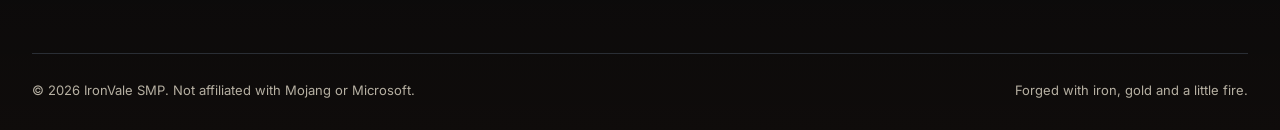
<file: store.html>
<!DOCTYPE html>
<html lang="en">
<head>
<meta charset="UTF-8">
<meta name="viewport" content="width=device-width, initial-scale=1.0">
<title>Store — IronVale SMP</title>
<link rel="icon" href="images/logo.webp">
<link rel="stylesheet" href="https://cdnjs.cloudflare.com/ajax/libs/font-awesome/6.5.1/css/all.min.css">
<link rel="stylesheet" href="css/style.css">
</head>
<body>
<div id="loader"><div class="loader-seal"></div><div class="loader-text">Forging the Vale…</div></div>
<div id="cursor-glow"></div><div class="embers"></div><div id="toast"></div>

<header class="navbar"><div class="container nav-inner">
  <a href="index.html" class="brand"><img src="images/logo.webp" alt="IronVale logo"><span class="brand-text">IRONVALE<small>Survival SMP</small></span></a>
  <nav class="nav-links">
    <a href="index.html">Home</a>
    <a href="about.html">About</a>
    <a href="join.html">Join</a>
    <a href="rules.html">Rules</a>
    <a href="servers.html">Servers</a>
    <a href="private-server.html">Private</a>
    <a href="team.html">Team</a>
    <a href="store.html" class="active">Store</a>
    <a href="gifts.html">Gifts</a>
    <a href="contact.html">Contact</a>
  </nav>
  <div class="nav-cta"><a href="join.html" class="btn btn-primary btn-sm">Join Server</a><button class="nav-toggle" aria-label="Toggle menu"><span></span><span></span><span></span></button></div>
</div></header>

<div class="mobile-drawer">
  <a href="index.html">Home</a>
  <a href="about.html">About</a>
  <a href="join.html">Join</a>
  <a href="rules.html">Rules</a>
  <a href="servers.html">Servers</a>
  <a href="private-server.html">Private Server</a>
  <a href="team.html">Team</a>
  <a href="store.html" class="active">Store</a>
  <a href="gifts.html">Gifts</a>
  <a href="contact.html">Contact</a>
  <a href="join.html" class="btn btn-primary">Join Now</a>
</div>

<div class="page-header">
  <div class="container">
    <div class="soon-badge"><i class="fa-solid fa-clock"></i> Coming Soon</div>
    <div class="breadcrumb"><a href="index.html">Home</a> / Store</div>
    <h1>IronVale Store</h1>
    <p>Cosmetic-only support for the server — never pay-to-win.</p>
  </div>
</div>
<section>
  <div class="container grid-4">
    <div class="card text-center" data-reveal><div class="card-icon" style="margin:0 auto 16px;"><i class="fa-solid fa-crown"></i></div><h3>Ranks</h3><p>Cosmetic titles and chat perks.</p><button class="btn btn-ghost btn-sm btn-block mt-40 btn-disabled">Coming Soon</button></div>
    <div class="card text-center" data-reveal data-delay="80"><div class="card-icon" style="margin:0 auto 16px;"><i class="fa-solid fa-shirt"></i></div><h3>Cosmetics</h3><p>Capes, effects, and visual flair.</p><button class="btn btn-ghost btn-sm btn-block mt-40 btn-disabled">Coming Soon</button></div>
    <div class="card text-center" data-reveal data-delay="160"><div class="card-icon" style="margin:0 auto 16px;"><i class="fa-solid fa-paw"></i></div><h3>Pets</h3><p>Companions to follow you through the Vale.</p><button class="btn btn-ghost btn-sm btn-block mt-40 btn-disabled">Coming Soon</button></div>
    <div class="card text-center" data-reveal data-delay="240"><div class="card-icon" style="margin:0 auto 16px;"><i class="fa-solid fa-box-archive"></i></div><h3>Crates</h3><p>Cosmetic reward crates and keys.</p><button class="btn btn-ghost btn-sm btn-block mt-40 btn-disabled">Coming Soon</button></div>
    <div class="card text-center" data-reveal><div class="card-icon" style="margin:0 auto 16px;"><i class="fa-solid fa-wand-sparkles"></i></div><h3>Particle Effects</h3><p>Trail and aura effects for your character.</p><button class="btn btn-ghost btn-sm btn-block mt-40 btn-disabled">Coming Soon</button></div>
  </div>
</section>

<footer><div class="container">
  <div class="footer-grid">
    <div><div class="footer-brand"><img src="images/logo.webp" alt="IronVale logo"><span class="brand-text">IRONVALE</span></div><p style="color:var(--parchment-dim); font-size:14px; max-width:280px;">A pure survival Minecraft SMP. Where legends are forged, one world at a time.</p></div>
    <div class="footer-col"><h4>Explore</h4><a href="about.html">About</a><a href="join.html">Join</a><a href="rules.html">Rules</a><a href="servers.html">Servers</a><a href="team.html">Team</a></div>
    <div class="footer-col"><h4>More</h4><a href="private-server.html">Private Server</a><a href="store.html">Store</a><a href="gifts.html">Gifts</a><a href="contact.html">Contact</a></div>
    <div class="footer-col"><h4>Connect</h4><a href="https://discord.gg/UvQsbSrSZM" target="_blank" rel="noopener"><i class="fa-brands fa-discord"></i> Discord</a><a href="https://youtube.com/@benopxd?si=lnydO-GxLkHNXNi-" target="_blank" rel="noopener"><i class="fa-brands fa-youtube"></i> YouTube</a><a href="join.html">ironvale.qd.je</a></div>
  </div>
  <div class="footer-bottom"><span>© 2026 IronVale SMP. Not affiliated with Mojang or Microsoft.</span><span>Forged with iron, gold and a little fire.</span></div>
</div></footer>

<script src="js/main.js"></script>
</body>
</html>
</file>
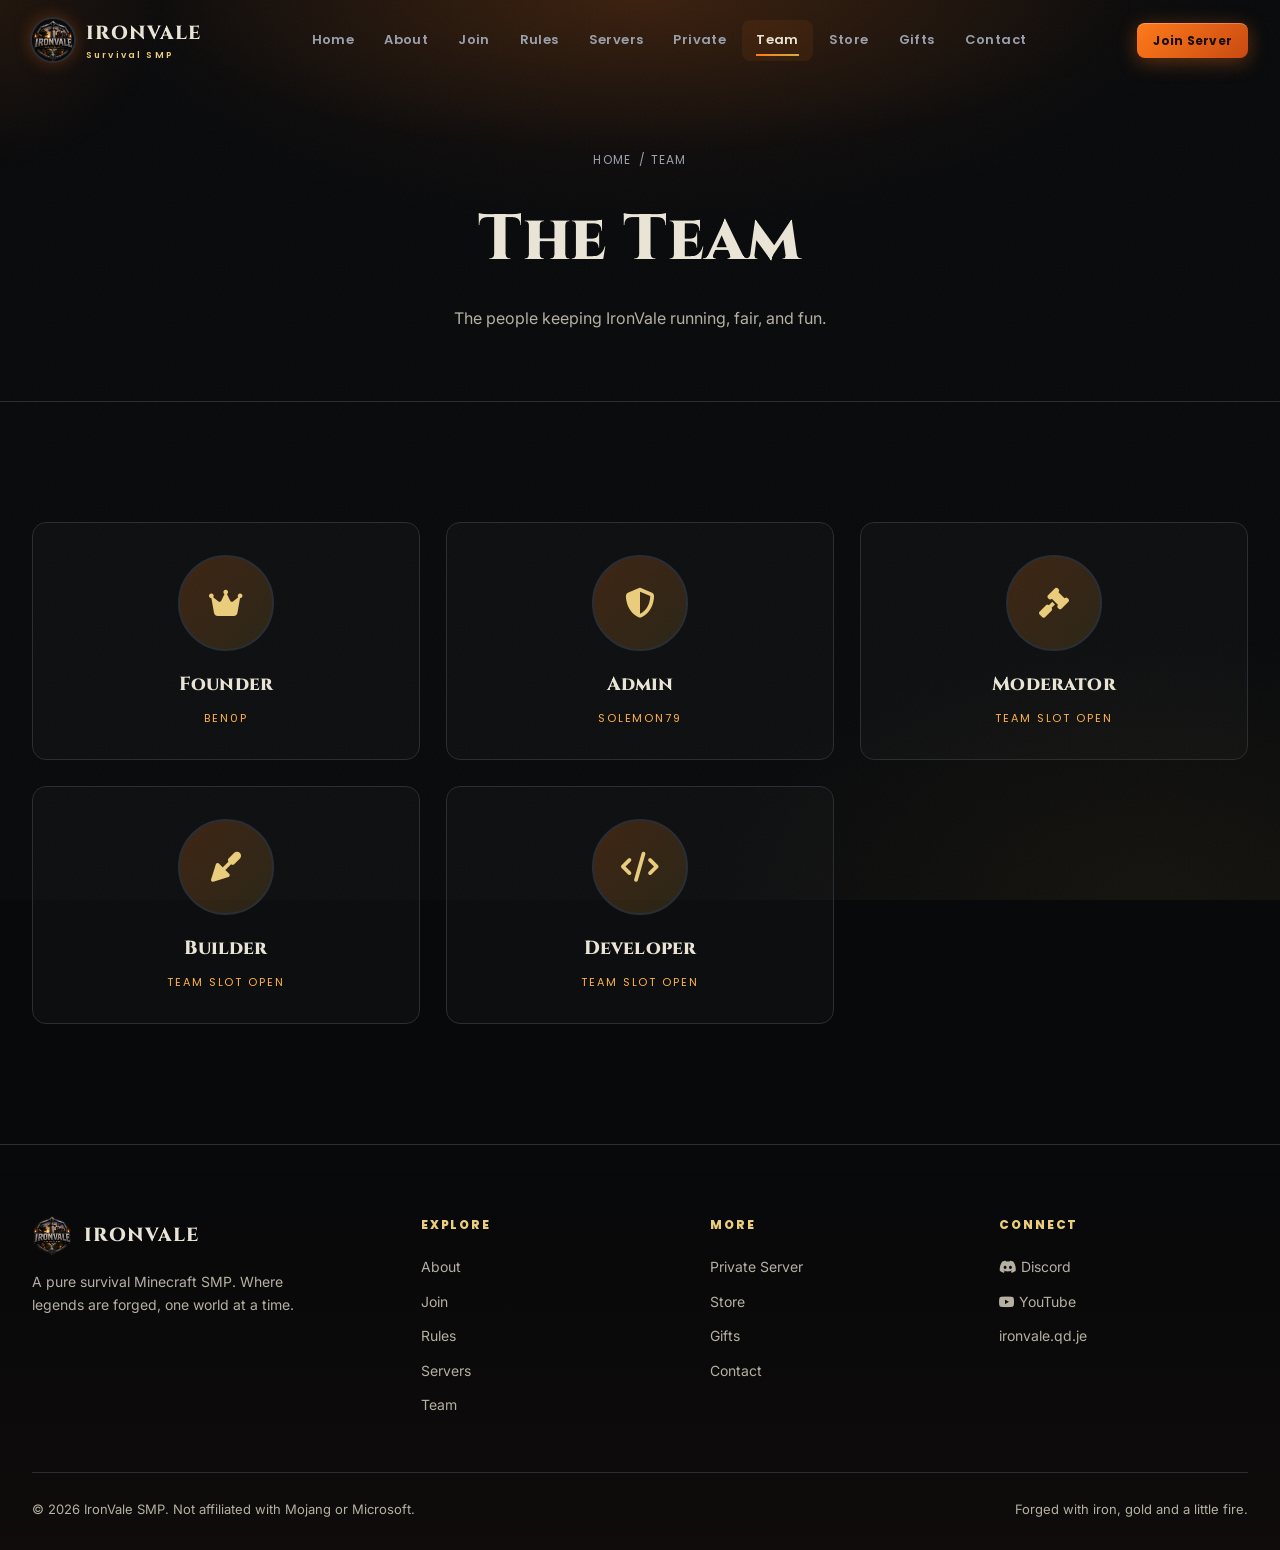
<file: team.html>
<!DOCTYPE html>
<html lang="en">
<head>
<meta charset="UTF-8">
<meta name="viewport" content="width=device-width, initial-scale=1.0">
<title>Team — IronVale SMP</title>
<link rel="icon" href="images/logo.webp">
<link rel="stylesheet" href="https://cdnjs.cloudflare.com/ajax/libs/font-awesome/6.5.1/css/all.min.css">
<link rel="stylesheet" href="css/style.css">
</head>
<body>
<div id="loader"><div class="loader-seal"></div><div class="loader-text">Forging the Vale…</div></div>
<div id="cursor-glow"></div><div class="embers"></div><div id="toast"></div>

<header class="navbar"><div class="container nav-inner">
  <a href="index.html" class="brand"><img src="images/logo.webp" alt="IronVale logo"><span class="brand-text">IRONVALE<small>Survival SMP</small></span></a>
  <nav class="nav-links">
    <a href="index.html">Home</a>
    <a href="about.html">About</a>
    <a href="join.html">Join</a>
    <a href="rules.html">Rules</a>
    <a href="servers.html">Servers</a>
    <a href="private-server.html">Private</a>
    <a href="team.html" class="active">Team</a>
    <a href="store.html">Store</a>
    <a href="gifts.html">Gifts</a>
    <a href="contact.html">Contact</a>
  </nav>
  <div class="nav-cta"><a href="join.html" class="btn btn-primary btn-sm">Join Server</a><button class="nav-toggle" aria-label="Toggle menu"><span></span><span></span><span></span></button></div>
</div></header>

<div class="mobile-drawer">
  <a href="index.html">Home</a>
  <a href="about.html">About</a>
  <a href="join.html">Join</a>
  <a href="rules.html">Rules</a>
  <a href="servers.html">Servers</a>
  <a href="private-server.html">Private Server</a>
  <a href="team.html" class="active">Team</a>
  <a href="store.html">Store</a>
  <a href="gifts.html">Gifts</a>
  <a href="contact.html">Contact</a>
  <a href="join.html" class="btn btn-primary">Join Now</a>
</div>

<div class="page-header">
  <div class="container">
    <div class="breadcrumb"><a href="index.html">Home</a> / Team</div>
    <h1>The Team</h1>
    <p>The people keeping IronVale running, fair, and fun.</p>
  </div>
</div>
<section><div class="container grid-3"><div class="card team-card" data-reveal data-delay="0"><div class="team-avatar"><i class="fa-solid fa-crown"></i></div><h3>Founder</h3><div class="team-role">Ben0P</div></div>
<div class="card team-card" data-reveal data-delay="80"><div class="team-avatar"><i class="fa-solid fa-shield-halved"></i></div><h3>Admin</h3><div class="team-role">Solemon79</div></div>
<div class="card team-card" data-reveal data-delay="160"><div class="team-avatar"><i class="fa-solid fa-gavel"></i></div><h3>Moderator</h3><div class="team-role">Team Slot Open</div></div>
<div class="card team-card" data-reveal data-delay="240"><div class="team-avatar"><i class="fa-solid fa-trowel"></i></div><h3>Builder</h3><div class="team-role">Team Slot Open</div></div>
<div class="card team-card" data-reveal data-delay="320"><div class="team-avatar"><i class="fa-solid fa-code"></i></div><h3>Developer</h3><div class="team-role">Team Slot Open</div></div></div></section>

<footer><div class="container">
  <div class="footer-grid">
    <div><div class="footer-brand"><img src="images/logo.webp" alt="IronVale logo"><span class="brand-text">IRONVALE</span></div><p style="color:var(--parchment-dim); font-size:14px; max-width:280px;">A pure survival Minecraft SMP. Where legends are forged, one world at a time.</p></div>
    <div class="footer-col"><h4>Explore</h4><a href="about.html">About</a><a href="join.html">Join</a><a href="rules.html">Rules</a><a href="servers.html">Servers</a><a href="team.html">Team</a></div>
    <div class="footer-col"><h4>More</h4><a href="private-server.html">Private Server</a><a href="store.html">Store</a><a href="gifts.html">Gifts</a><a href="contact.html">Contact</a></div>
    <div class="footer-col"><h4>Connect</h4><a href="https://discord.gg/UvQsbSrSZM" target="_blank" rel="noopener"><i class="fa-brands fa-discord"></i> Discord</a><a href="https://youtube.com/@benopxd?si=lnydO-GxLkHNXNi-" target="_blank" rel="noopener"><i class="fa-brands fa-youtube"></i> YouTube</a><a href="join.html">ironvale.qd.je</a></div>
  </div>
  <div class="footer-bottom"><span>© 2026 IronVale SMP. Not affiliated with Mojang or Microsoft.</span><span>Forged with iron, gold and a little fire.</span></div>
</div></footer>

<script src="js/main.js"></script>
</body>
</html>
</file>
<file: css/style.css>
/* ============================================================
   IRONVALE — SURVIVAL SMP
   Design system: forged iron, banked ember, deep vale night.
   ============================================================ */

@import url('https://fonts.googleapis.com/css2?family=Cinzel:wght@500;600;700;800;900&family=Inter:wght@400;500;600;700;800&family=Poppins:wght@500;600;700&display=swap');

:root{
  /* ---- palette ---- */
  --void:        #08090b;
  --vale-night:  #0e1116;
  --iron:        #6b7280;
  --iron-light:  #9aa1ac;
  --steel-line:  #2a2e35;
  --ember:       #ff7a1a;
  --ember-hot:   #ffb347;
  --ember-deep:  #c94a12;
  --gold:        #d4af37;
  --gold-soft:   #e9cd7c;
  --parchment:   #e9e4d6;
  --parchment-dim: #b6b0a2;
  --danger:      #b8321f;

  --font-display: 'Cinzel', serif;
  --font-body:    'Inter', sans-serif;
  --font-util:    'Poppins', sans-serif;

  --radius-s: 6px;
  --radius-m: 14px;
  --radius-l: 24px;

  --ease: cubic-bezier(.16,.84,.44,1);
}

*,*::before,*::after{ box-sizing:border-box; margin:0; padding:0; }

html{ scroll-behavior:smooth; }

body{
  background:var(--void);
  color:var(--parchment);
  font-family:var(--font-body);
  overflow-x:hidden;
  line-height:1.6;
  position:relative;
}

/* base ambient texture: forged noise + vignette, sits behind everything */
body::before{
  content:'';
  position:fixed; inset:0;
  background:
    radial-gradient(ellipse 80% 60% at 50% -10%, rgba(255,122,26,.10), transparent 60%),
    radial-gradient(ellipse 60% 50% at 90% 100%, rgba(212,175,55,.06), transparent 60%),
    var(--void);
  z-index:-3;
}
body::after{
  content:'';
  position:fixed; inset:0;
  background-image:url("data:image/svg+xml,%3Csvg xmlns='http://www.w3.org/2000/svg' width='120' height='120'%3E%3Cfilter id='n'%3E%3CfeTurbulence type='fractalNoise' baseFrequency='0.9' numOctaves='2' stitchTiles='stitch'/%3E%3C/filter%3E%3Crect width='100%25' height='100%25' filter='url(%23n)' opacity='0.035'/%3E%3C/svg%3E");
  z-index:-2;
  pointer-events:none;
}

a{ color:inherit; text-decoration:none; }
ul{ list-style:none; }
img{ max-width:100%; display:block; }
button{ font-family:inherit; cursor:pointer; border:none; background:none; color:inherit; }

.container{ width:100%; max-width:1280px; margin:0 auto; padding:0 32px; }

h1,h2,h3,h4{ font-family:var(--font-display); font-weight:800; letter-spacing:.01em; }

.eyebrow{
  display:inline-flex; align-items:center; gap:10px;
  font-family:var(--font-util); font-size:12px; font-weight:600;
  letter-spacing:.28em; text-transform:uppercase; color:var(--ember-hot);
  margin-bottom:16px;
}
.eyebrow::before{
  content:''; width:22px; height:2px; background:linear-gradient(90deg,var(--ember),transparent);
}

/* focus visibility */
a:focus-visible, button:focus-visible, input:focus-visible{
  outline:2px solid var(--ember-hot); outline-offset:3px; border-radius:4px;
}

@media (prefers-reduced-motion: reduce){
  *{ animation-duration:.001ms !important; animation-iteration-count:1 !important; transition-duration:.001ms !important; scroll-behavior:auto !important; }
}

/* ============ LOADING SCREEN ============ */
#loader{
  position:fixed; inset:0; z-index:9999;
  background:var(--void);
  display:flex; flex-direction:column; align-items:center; justify-content:center;
  gap:22px;
  transition:opacity .6s var(--ease), visibility .6s var(--ease);
}
#loader.hidden{ opacity:0; visibility:hidden; pointer-events:none; }
.loader-seal{
  width:84px; height:84px; border-radius:50%;
  border:2px solid var(--steel-line);
  border-top-color:var(--ember);
  border-right-color:var(--gold);
  animation:spin 1.1s linear infinite;
  position:relative;
}
.loader-seal::after{
  content:'I'; position:absolute; inset:0; display:flex; align-items:center; justify-content:center;
  font-family:var(--font-display); font-weight:900; color:var(--gold-soft); font-size:26px;
}
@keyframes spin{ to{ transform:rotate(360deg); } }
.loader-text{
  font-family:var(--font-util); letter-spacing:.3em; text-transform:uppercase;
  font-size:12px; color:var(--iron-light);
}

/* ============ CURSOR GLOW (desktop only, decorative) ============ */
#cursor-glow{
  position:fixed; width:340px; height:340px; border-radius:50%;
  background:radial-gradient(circle, rgba(255,122,26,.10), transparent 70%);
  pointer-events:none; z-index:5; transform:translate(-50%,-50%);
  transition:opacity .3s ease; display:none;
}
@media (hover:hover) and (pointer:fine){ #cursor-glow{ display:block; } }

/* ============ EMBER PARTICLES (ambient, css-only) ============ */
.embers{ position:fixed; inset:0; overflow:hidden; z-index:0; pointer-events:none; }
.embers span{
  position:absolute; bottom:-10px;
  width:3px; height:3px; border-radius:50%;
  background:var(--ember-hot);
  box-shadow:0 0 6px 2px rgba(255,122,26,.7);
  opacity:0; animation:rise linear infinite;
}
@keyframes rise{
  0%{ transform:translateY(0) translateX(0); opacity:0; }
  10%{ opacity:.9; }
  90%{ opacity:.5; }
  100%{ transform:translateY(-110vh) translateX(var(--drift,20px)); opacity:0; }
}

/* ============ NAVBAR ============ */
.navbar{
  position:fixed; top:0; left:0; right:0; z-index:1000;
  padding:18px 0;
  background:rgba(8,9,11,0);
  border-bottom:1px solid transparent;
  transition:background .35s var(--ease), border-color .35s var(--ease), padding .35s var(--ease);
}
.navbar.scrolled{
  background:rgba(8,9,11,.86);
  backdrop-filter:blur(14px);
  border-bottom:1px solid var(--steel-line);
  padding:12px 0;
}
.nav-inner{ display:flex; align-items:center; justify-content:space-between; gap:24px; }
.brand{ display:flex; align-items:center; gap:12px; }
.brand img{ width:42px; height:42px; border-radius:50%; box-shadow:0 0 0 2px var(--steel-line), 0 0 18px rgba(255,122,26,.35); }
.brand-text{ font-family:var(--font-display); font-weight:800; font-size:19px; letter-spacing:.05em; color:var(--parchment); }
.brand-text small{ display:block; font-family:var(--font-util); font-size:9px; letter-spacing:.24em; color:var(--gold-soft); font-weight:600; }

.nav-links{ display:flex; align-items:center; gap:2px; }
.nav-links a{
  position:relative; padding:10px 14px; font-family:var(--font-util); font-size:13px; font-weight:600;
  letter-spacing:.03em; color:var(--iron-light); border-radius:8px; transition:color .25s ease, background .25s ease;
}
.nav-links a:hover, .nav-links a.active{ color:var(--parchment); background:rgba(255,122,26,.08); }
.nav-links a.active::after{
  content:''; position:absolute; left:14px; right:14px; bottom:5px; height:2px;
  background:linear-gradient(90deg,var(--ember),var(--gold));
}

.nav-cta{ display:flex; align-items:center; gap:10px; }

.btn{
  display:inline-flex; align-items:center; justify-content:center; gap:8px;
  font-family:var(--font-util); font-weight:600; font-size:14px;
  padding:12px 24px; border-radius:10px; letter-spacing:.02em;
  transition:transform .25s var(--ease), box-shadow .25s var(--ease), filter .25s ease;
  white-space:nowrap;
}
.btn:active{ transform:translateY(1px) scale(.98); }
.btn-primary{
  background:linear-gradient(135deg,var(--ember) 0%, var(--ember-deep) 100%);
  color:#1a0e05; font-weight:700;
  box-shadow:0 4px 20px rgba(255,122,26,.35), inset 0 1px 0 rgba(255,255,255,.25);
}
.btn-primary:hover{ transform:translateY(-2px); box-shadow:0 8px 28px rgba(255,122,26,.5); }
.btn-gold{
  background:linear-gradient(135deg,var(--gold-soft),var(--gold));
  color:#241b02; font-weight:700;
  box-shadow:0 4px 20px rgba(212,175,55,.3), inset 0 1px 0 rgba(255,255,255,.3);
}
.btn-gold:hover{ transform:translateY(-2px); box-shadow:0 8px 26px rgba(212,175,55,.45); }
.btn-ghost{
  background:rgba(255,255,255,.03); color:var(--parchment);
  border:1px solid var(--steel-line);
}
.btn-ghost:hover{ border-color:var(--ember); background:rgba(255,122,26,.06); }
.btn-outline{
  border:1px solid var(--gold); color:var(--gold-soft); background:transparent;
}
.btn-outline:hover{ background:rgba(212,175,55,.1); }
.btn-lg{ padding:16px 32px; font-size:15px; border-radius:12px; }
.btn-sm{ padding:8px 16px; font-size:12px; border-radius:8px; }
.btn-block{ width:100%; }
.btn-disabled{ opacity:.45; pointer-events:none; }

.nav-toggle{ display:none; flex-direction:column; gap:5px; width:34px; height:34px; align-items:center; justify-content:center; }
.nav-toggle span{ width:22px; height:2px; background:var(--parchment); border-radius:2px; transition:transform .3s ease, opacity .3s ease; }

.mobile-drawer{
  position:fixed; inset:0; z-index:999; background:rgba(8,9,11,.98); backdrop-filter:blur(10px);
  display:flex; flex-direction:column; align-items:center; justify-content:center; gap:6px;
  opacity:0; visibility:hidden; transform:translateY(-12px);
  transition:opacity .35s var(--ease), transform .35s var(--ease), visibility .35s;
}
.mobile-drawer.open{ opacity:1; visibility:visible; transform:translateY(0); }
.mobile-drawer a{ font-family:var(--font-display); font-size:22px; padding:12px 0; color:var(--parchment); }
.mobile-drawer a.active{ color:var(--ember-hot); }
.mobile-drawer .btn{ margin-top:18px; }

@media (max-width:920px){
  .nav-links{ display:none; }
  .nav-cta .btn:not(.mobile-hide){ display:none; }
  .nav-toggle{ display:flex; }
}

/* ============ HERO ============ */
.hero{
  position:relative; min-height:100vh; display:flex; align-items:center;
  padding:140px 0 80px;
  overflow:hidden;
  isolation:isolate;
}
.hero-bg{
  position:absolute; inset:0; z-index:-1;
  background-image:
    radial-gradient(ellipse 70% 60% at 50% 0%, rgba(255,122,26,.16), transparent 65%),
    linear-gradient(180deg, var(--void) 0%, #0c0e12 55%, var(--void) 100%);
}
.hero-bg svg{ position:absolute; bottom:0; left:0; width:100%; height:auto; opacity:.9; }

.hero-grid{ display:grid; grid-template-columns:1.1fr .9fr; gap:48px; align-items:center; }

.hero-badge{
  display:inline-flex; align-items:center; gap:10px; padding:8px 16px 8px 8px;
  border:1px solid var(--steel-line); border-radius:100px; background:rgba(255,255,255,.03);
  font-family:var(--font-util); font-size:12px; font-weight:600; letter-spacing:.05em; color:var(--iron-light);
  margin-bottom:26px;
}
.hero-badge .dot{ width:8px; height:8px; border-radius:50%; background:#3ddc78; box-shadow:0 0 8px #3ddc78; }
.hero-badge .dot.offline{ background:var(--danger); box-shadow:0 0 8px var(--danger); }

.hero h1{
  font-size:clamp(48px,7.2vw,96px); line-height:.98; color:var(--parchment);
  text-shadow:0 0 40px rgba(255,122,26,.25);
  background:linear-gradient(180deg,#f4efe3 0%, #cfc6ae 55%, #efc978 100%);
  -webkit-background-clip:text; background-clip:text; -webkit-text-fill-color:transparent;
}
.hero h1 span{ display:block; }
.hero .subtitle{
  font-family:var(--font-display); font-size:clamp(16px,2vw,22px); color:var(--ember-hot);
  letter-spacing:.06em; margin-top:18px; font-weight:600;
}
.hero p.desc{
  margin-top:20px; max-width:520px; color:var(--parchment-dim); font-size:16px;
}
.hero-actions{ display:flex; flex-wrap:wrap; gap:14px; margin-top:36px; }
.hero-links{ display:flex; gap:16px; margin-top:28px; }
.icon-link{
  width:44px; height:44px; border-radius:50%; display:flex; align-items:center; justify-content:center;
  border:1px solid var(--steel-line); color:var(--iron-light); transition:all .25s var(--ease);
}
.icon-link:hover{ color:var(--ember-hot); border-color:var(--ember); transform:translateY(-3px); }

.hero-visual{ position:relative; display:flex; justify-content:center; }
.hero-seal{
  width:min(420px, 90%); border-radius:50%;
  filter:drop-shadow(0 0 50px rgba(255,122,26,.35));
  animation:float 6s ease-in-out infinite;
}
@keyframes float{ 0%,100%{ transform:translateY(0);} 50%{ transform:translateY(-16px);} }

.mascot-float{
  position:absolute; z-index:2; filter:drop-shadow(0 12px 20px rgba(0,0,0,.6));
  animation:float 5s ease-in-out infinite;
}

.scroll-cue{
  position:absolute; bottom:28px; left:50%; transform:translateX(-50%);
  display:flex; flex-direction:column; align-items:center; gap:8px;
  font-family:var(--font-util); font-size:10px; letter-spacing:.28em; text-transform:uppercase;
  color:var(--iron-light);
}
.scroll-cue .line{ width:1px; height:34px; background:linear-gradient(180deg,var(--ember),transparent); animation:scrollpulse 1.8s ease-in-out infinite; }
@keyframes scrollpulse{ 0%,100%{ opacity:.2; } 50%{ opacity:1; } }

/* ============ SECTION SHELL ============ */
section{ position:relative; padding:120px 0; }
.section-head{ text-align:center; max-width:640px; margin:0 auto 60px; }
.section-head h2{ font-size:clamp(32px,4.5vw,52px); color:var(--parchment); }
.section-head p{ color:var(--parchment-dim); margin-top:14px; font-size:16px; }

.divider{
  display:flex; align-items:center; justify-content:center; gap:16px; margin:0 auto;
  max-width:340px; padding:0 0 0;
}
.divider .diamond{ width:9px; height:9px; background:var(--ember); transform:rotate(45deg); box-shadow:0 0 10px var(--ember); }
.divider .rule{ flex:1; height:1px; background:linear-gradient(90deg,transparent,var(--steel-line),transparent); }

/* ============ STATUS PANEL ============ */
.status-panel{
  position:relative; margin-top:-64px; z-index:3;
}
.status-card{
  background:linear-gradient(145deg, rgba(20,22,27,.9), rgba(12,13,16,.9));
  border:1px solid var(--steel-line); border-radius:var(--radius-l);
  padding:34px 40px; backdrop-filter:blur(16px);
  box-shadow:0 24px 60px rgba(0,0,0,.55), inset 0 1px 0 rgba(255,255,255,.04);
  display:grid; grid-template-columns:repeat(5,1fr); gap:24px; align-items:center;
}
.status-item{ text-align:center; border-right:1px solid var(--steel-line); }
.status-item:last-child{ border-right:none; }
.status-label{ font-family:var(--font-util); font-size:11px; letter-spacing:.2em; text-transform:uppercase; color:var(--iron-light); margin-bottom:8px; }
.status-value{ font-family:var(--font-display); font-size:22px; color:var(--parchment); font-weight:700; }
.status-value.on{ color:#3ddc78; }
.status-value.off{ color:var(--danger); }
@media (max-width:920px){
  .status-card{ grid-template-columns:repeat(2,1fr); }
  .status-item{ border-right:none; border-bottom:1px solid var(--steel-line); padding-bottom:14px; }
}

/* ============ FEATURE CARDS ============ */
.grid-3{ display:grid; grid-template-columns:repeat(3,1fr); gap:26px; }
.grid-4{ display:grid; grid-template-columns:repeat(4,1fr); gap:22px; }
.grid-2{ display:grid; grid-template-columns:1fr 1fr; gap:26px; }
@media (max-width:920px){ .grid-3,.grid-4,.grid-2{ grid-template-columns:1fr; } }
@media (max-width:1180px) and (min-width:921px){ .grid-4{ grid-template-columns:repeat(2,1fr);} }

.card{
  position:relative; background:rgba(255,255,255,.025);
  border:1px solid var(--steel-line); border-radius:var(--radius-m);
  padding:32px 28px; overflow:hidden;
  transition:transform .35s var(--ease), border-color .35s ease, background .35s ease;
}
.card:hover{ transform:translateY(-6px); border-color:rgba(255,122,26,.5); background:rgba(255,122,26,.04); }
.card::before{
  content:''; position:absolute; top:-40%; left:-20%; width:60%; height:180%;
  background:linear-gradient(120deg, transparent, rgba(255,122,26,.06), transparent);
  transform:rotate(20deg) translateX(-200%); transition:transform .7s ease;
}
.card:hover::before{ transform:rotate(20deg) translateX(220%); }
.card-icon{
  width:52px; height:52px; border-radius:12px; display:flex; align-items:center; justify-content:center;
  background:linear-gradient(135deg, rgba(255,122,26,.16), rgba(212,175,55,.1));
  border:1px solid rgba(255,122,26,.3); margin-bottom:20px; font-size:22px;
  color:var(--ember-hot);
}
.card h3{ font-size:19px; color:var(--parchment); margin-bottom:10px; }
.card p{ color:var(--parchment-dim); font-size:14.5px; }

/* ============ JOIN CARDS ============ */
.join-card{
  background:linear-gradient(160deg, rgba(20,22,27,.85), rgba(10,11,14,.9));
  border:1px solid var(--steel-line); border-radius:var(--radius-l);
  padding:40px; position:relative; overflow:hidden;
}
.join-card::after{
  content:''; position:absolute; top:-60px; right:-60px; width:180px; height:180px; border-radius:50%;
  background:radial-gradient(circle, rgba(255,122,26,.18), transparent 70%);
}
.join-tag{
  display:inline-block; font-family:var(--font-util); font-size:11px; font-weight:700; letter-spacing:.16em;
  padding:6px 12px; border-radius:6px; text-transform:uppercase; margin-bottom:18px;
}
.join-tag.java{ background:rgba(255,122,26,.15); color:var(--ember-hot); border:1px solid rgba(255,122,26,.35); }
.join-tag.bedrock{ background:rgba(61,220,120,.13); color:#69e39a; border:1px solid rgba(61,220,120,.3); }
.ip-row{
  display:flex; align-items:center; justify-content:space-between; gap:14px;
  background:rgba(0,0,0,.35); border:1px solid var(--steel-line); border-radius:10px;
  padding:14px 18px; margin-top:10px; font-family:var(--font-util);
}
.ip-row .ip-text{ font-size:15px; font-weight:600; color:var(--parchment); letter-spacing:.02em; overflow-wrap:anywhere;}
.copy-btn{
  flex-shrink:0; display:flex; align-items:center; gap:6px; font-size:12px; font-weight:700;
  padding:8px 14px; border-radius:8px; background:rgba(255,255,255,.05); border:1px solid var(--steel-line);
  color:var(--parchment-dim); transition:all .2s ease;
}
.copy-btn:hover{ border-color:var(--ember); color:var(--ember-hot); }
.copy-btn.copied{ background:rgba(61,220,120,.15); border-color:#3ddc78; color:#69e39a; }
.join-meta{ display:flex; gap:24px; margin-top:18px; font-size:13px; color:var(--parchment-dim); }
.join-meta b{ color:var(--parchment); }

/* ============ SERVER LIST CARDS ============ */
.server-card{
  background:rgba(255,255,255,.025); border:1px solid var(--steel-line); border-radius:var(--radius-l);
  padding:0; overflow:hidden; display:flex; flex-direction:column; transition:transform .3s var(--ease), border-color .3s ease;
}
.server-card:hover{ transform:translateY(-5px); border-color:rgba(212,175,55,.4); }
.server-thumb{
  height:150px; position:relative; display:flex; align-items:center; justify-content:center;
  background:linear-gradient(135deg, rgba(255,122,26,.15), rgba(8,9,11,.4));
  border-bottom:1px solid var(--steel-line);
}
.server-thumb .glyph{ font-size:44px; opacity:.85; }
.server-body{ padding:26px; flex:1; display:flex; flex-direction:column; gap:12px; }
.server-status-chip{
  align-self:flex-start; font-family:var(--font-util); font-size:10.5px; font-weight:700; letter-spacing:.14em;
  text-transform:uppercase; padding:5px 10px; border-radius:100px;
}
.server-status-chip.live{ background:rgba(61,220,120,.15); color:#69e39a; border:1px solid rgba(61,220,120,.3); }
.server-status-chip.soon{ background:rgba(255,255,255,.06); color:var(--iron-light); border:1px solid var(--steel-line); }
.server-body h3{ font-size:20px; color:var(--parchment); }
.server-body p{ color:var(--parchment-dim); font-size:14px; flex:1; }

/* ============ MASCOT STRIP ============ */
.mascot-card{
  text-align:center; padding:28px 18px;
}
.mascot-card img{ width:120px; margin:0 auto 14px; filter:drop-shadow(0 10px 16px rgba(0,0,0,.5)); }
.mascot-card span{ font-family:var(--font-util); font-size:12px; letter-spacing:.1em; text-transform:uppercase; color:var(--parchment-dim); }

/* ============ TEAM ============ */
.team-card{ text-align:center; }
.team-avatar{
  width:96px; height:96px; margin:0 auto 18px; border-radius:50%;
  background:linear-gradient(135deg, rgba(255,122,26,.2), rgba(212,175,55,.14));
  border:2px solid var(--steel-line); display:flex; align-items:center; justify-content:center;
  font-family:var(--font-display); font-size:30px; color:var(--gold-soft);
}
.team-role{ font-family:var(--font-util); font-size:11px; letter-spacing:.18em; text-transform:uppercase; color:var(--ember-hot); margin-top:4px; }

/* ============ RULES ============ */
.rule-card{ display:flex; gap:18px; align-items:flex-start; }
.rule-num{
  font-family:var(--font-display); font-size:26px; color:var(--steel-line); font-weight:800; line-height:1;
}
.rule-card:hover .rule-num{ color:var(--ember); }

/* ============ COMING SOON ============ */
.soon-hero{
  text-align:center; padding:100px 0 40px;
}
.soon-badge{
  display:inline-flex; align-items:center; gap:10px; padding:10px 22px; border-radius:100px;
  background:rgba(212,175,55,.1); border:1px solid rgba(212,175,55,.3); color:var(--gold-soft);
  font-family:var(--font-util); font-weight:700; font-size:13px; letter-spacing:.16em; text-transform:uppercase;
  margin-bottom:24px;
}
.gift-box{
  width:160px; margin:20px auto 0; animation:float 4s ease-in-out infinite;
}

/* ============ FOOTER ============ */
footer{
  border-top:1px solid var(--steel-line); padding:70px 0 30px;
  background:linear-gradient(180deg, transparent, rgba(255,122,26,.03));
}
.footer-grid{ display:grid; grid-template-columns:1.4fr 1fr 1fr 1fr; gap:40px; margin-bottom:50px; }
.footer-brand{ display:flex; align-items:center; gap:12px; margin-bottom:16px; }
.footer-brand img{ width:40px; border-radius:50%; }
.footer-col h4{ font-family:var(--font-util); font-size:12px; letter-spacing:.16em; text-transform:uppercase; color:var(--gold-soft); margin-bottom:16px; }
.footer-col a{ display:block; padding:6px 0; color:var(--parchment-dim); font-size:14px; transition:color .2s ease; }
.footer-col a:hover{ color:var(--ember-hot); }
.footer-bottom{
  display:flex; justify-content:space-between; align-items:center; padding-top:26px;
  border-top:1px solid var(--steel-line); font-size:13px; color:var(--parchment-dim); flex-wrap:wrap; gap:12px;
}
@media (max-width:920px){ .footer-grid{ grid-template-columns:1fr 1fr; } }
@media (max-width:560px){ .footer-grid{ grid-template-columns:1fr; } }

/* ============ REVEAL ANIMATION (vanilla, no AOS dependency needed but AOS-friendly) ============ */
[data-reveal]{ opacity:0; transform:translateY(28px); transition:opacity .8s var(--ease), transform .8s var(--ease); }
[data-reveal].in{ opacity:1; transform:translateY(0); }
[data-reveal="left"]{ transform:translateX(-32px); }
[data-reveal="left"].in{ transform:translateX(0); }
[data-reveal="right"]{ transform:translateX(32px); }
[data-reveal="right"].in{ transform:translateX(0); }

/* ============ PAGE HEADER (inner pages) ============ */
.page-header{
  padding:150px 0 70px; text-align:center; position:relative; overflow:hidden;
  background:radial-gradient(ellipse 60% 60% at 50% 0%, rgba(255,122,26,.14), transparent 65%);
  border-bottom:1px solid var(--steel-line);
}
.page-header h1{ font-size:clamp(38px,6vw,64px); color:var(--parchment); }
.page-header p{ color:var(--parchment-dim); margin-top:14px; max-width:560px; margin-left:auto; margin-right:auto; }
.breadcrumb{
  display:flex; align-items:center; justify-content:center; gap:8px; margin-bottom:20px;
  font-family:var(--font-util); font-size:12px; letter-spacing:.1em; text-transform:uppercase; color:var(--iron-light);
}
.breadcrumb a:hover{ color:var(--ember-hot); }

/* ============ TOAST ============ */
#toast{
  position:fixed; bottom:26px; left:50%; transform:translateX(-50%) translateY(20px);
  background:rgba(14,17,22,.95); border:1px solid var(--steel-line); color:var(--parchment);
  padding:14px 22px; border-radius:10px; font-family:var(--font-util); font-size:13px; font-weight:600;
  display:flex; align-items:center; gap:10px; z-index:2000; opacity:0; visibility:hidden;
  transition:all .35s var(--ease); box-shadow:0 12px 30px rgba(0,0,0,.5);
}
#toast.show{ opacity:1; visibility:visible; transform:translateX(-50%) translateY(0); }
#toast .tick{ color:#3ddc78; font-weight:800; }

/* ============ UTILITY ============ */
.text-center{ text-align:center; }
.mt-40{ margin-top:40px; }
.gold-text{ color:var(--gold-soft); }
.ember-text{ color:var(--ember-hot); }
.center-wrap{ display:flex; justify-content:center; }
</file>
